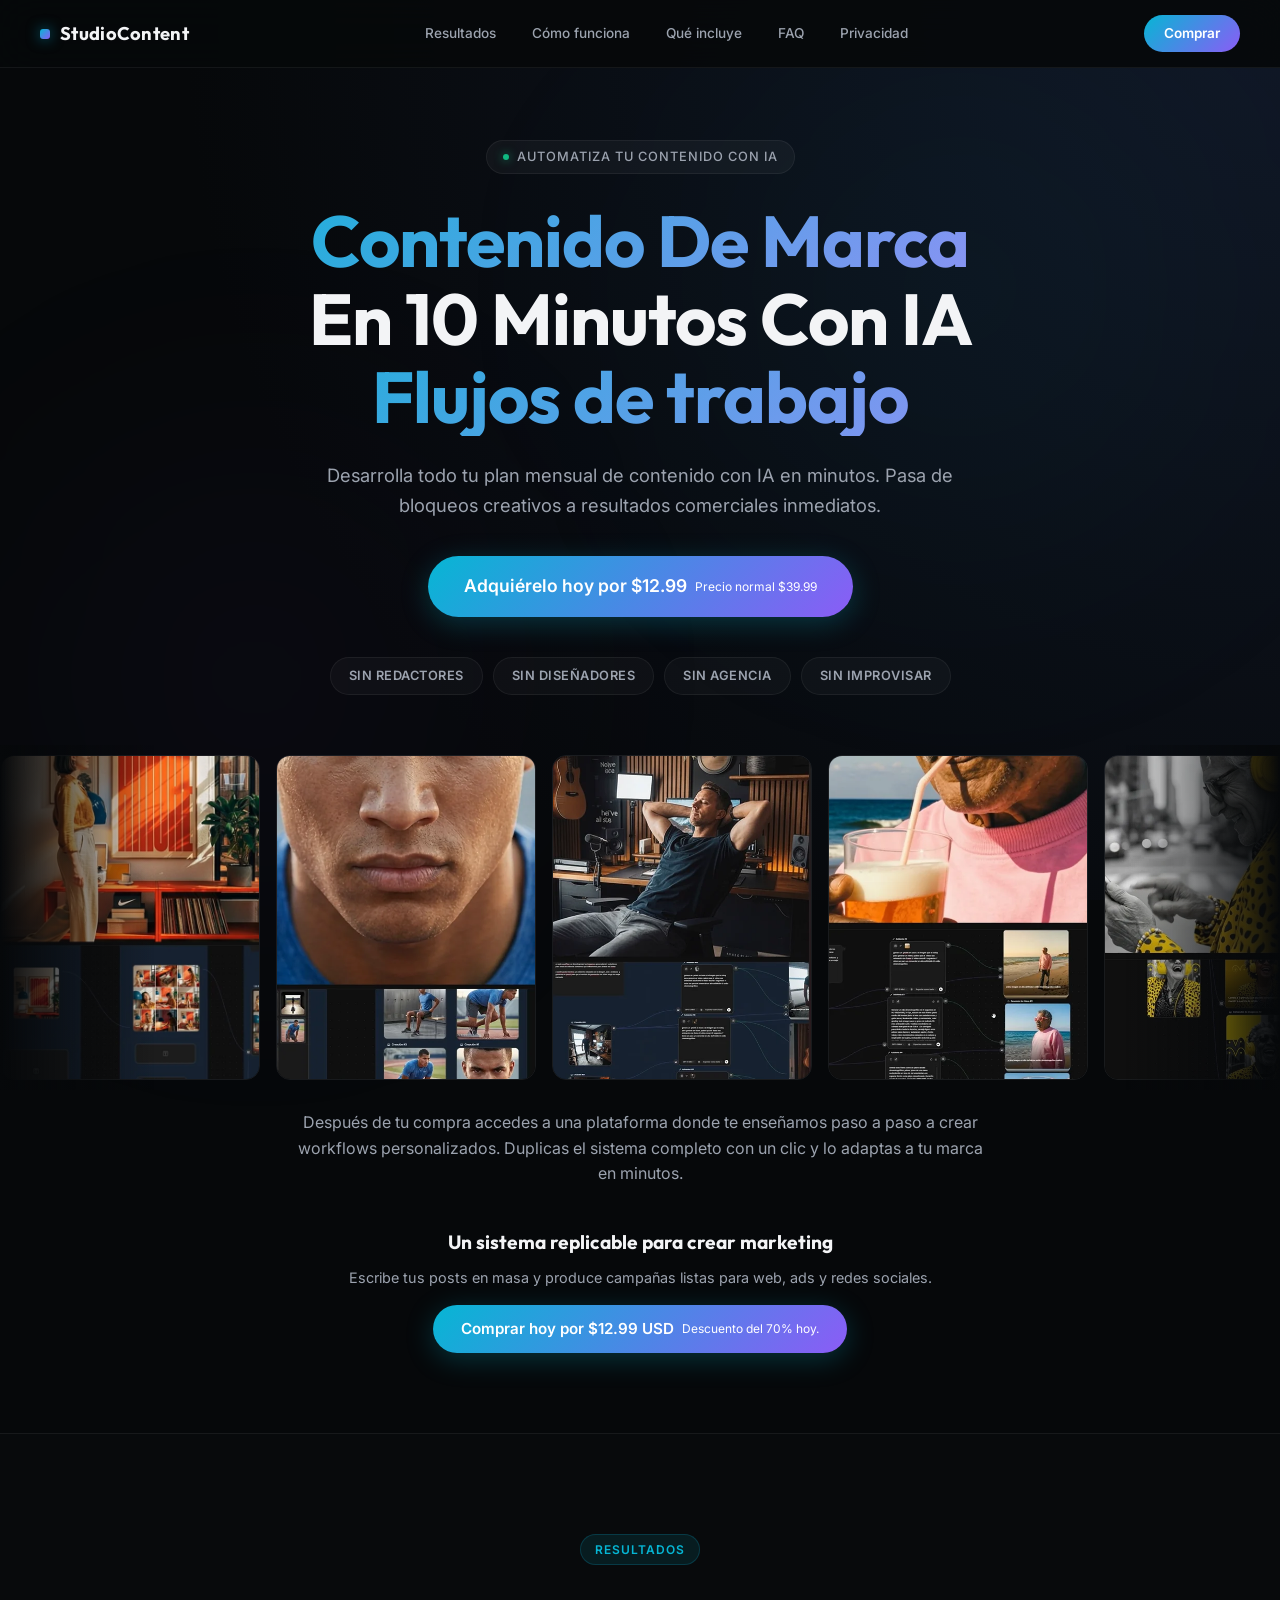
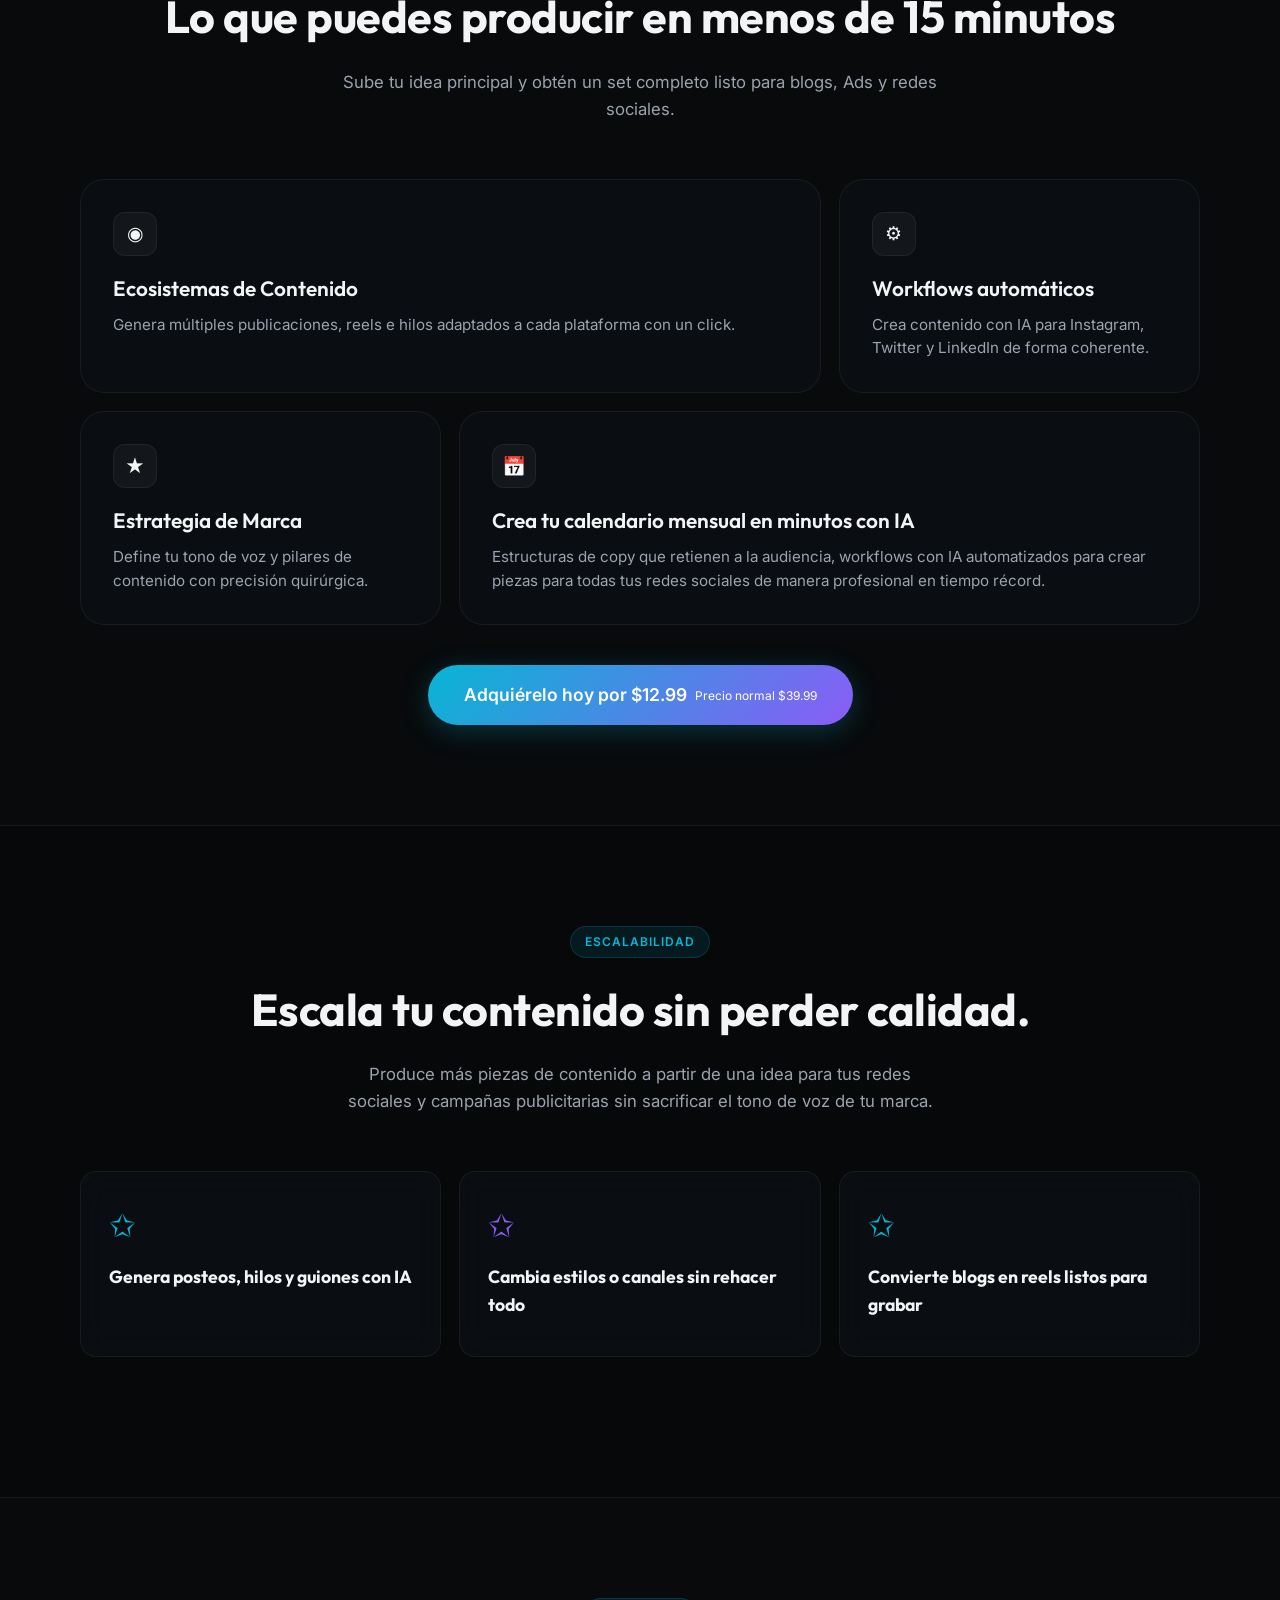
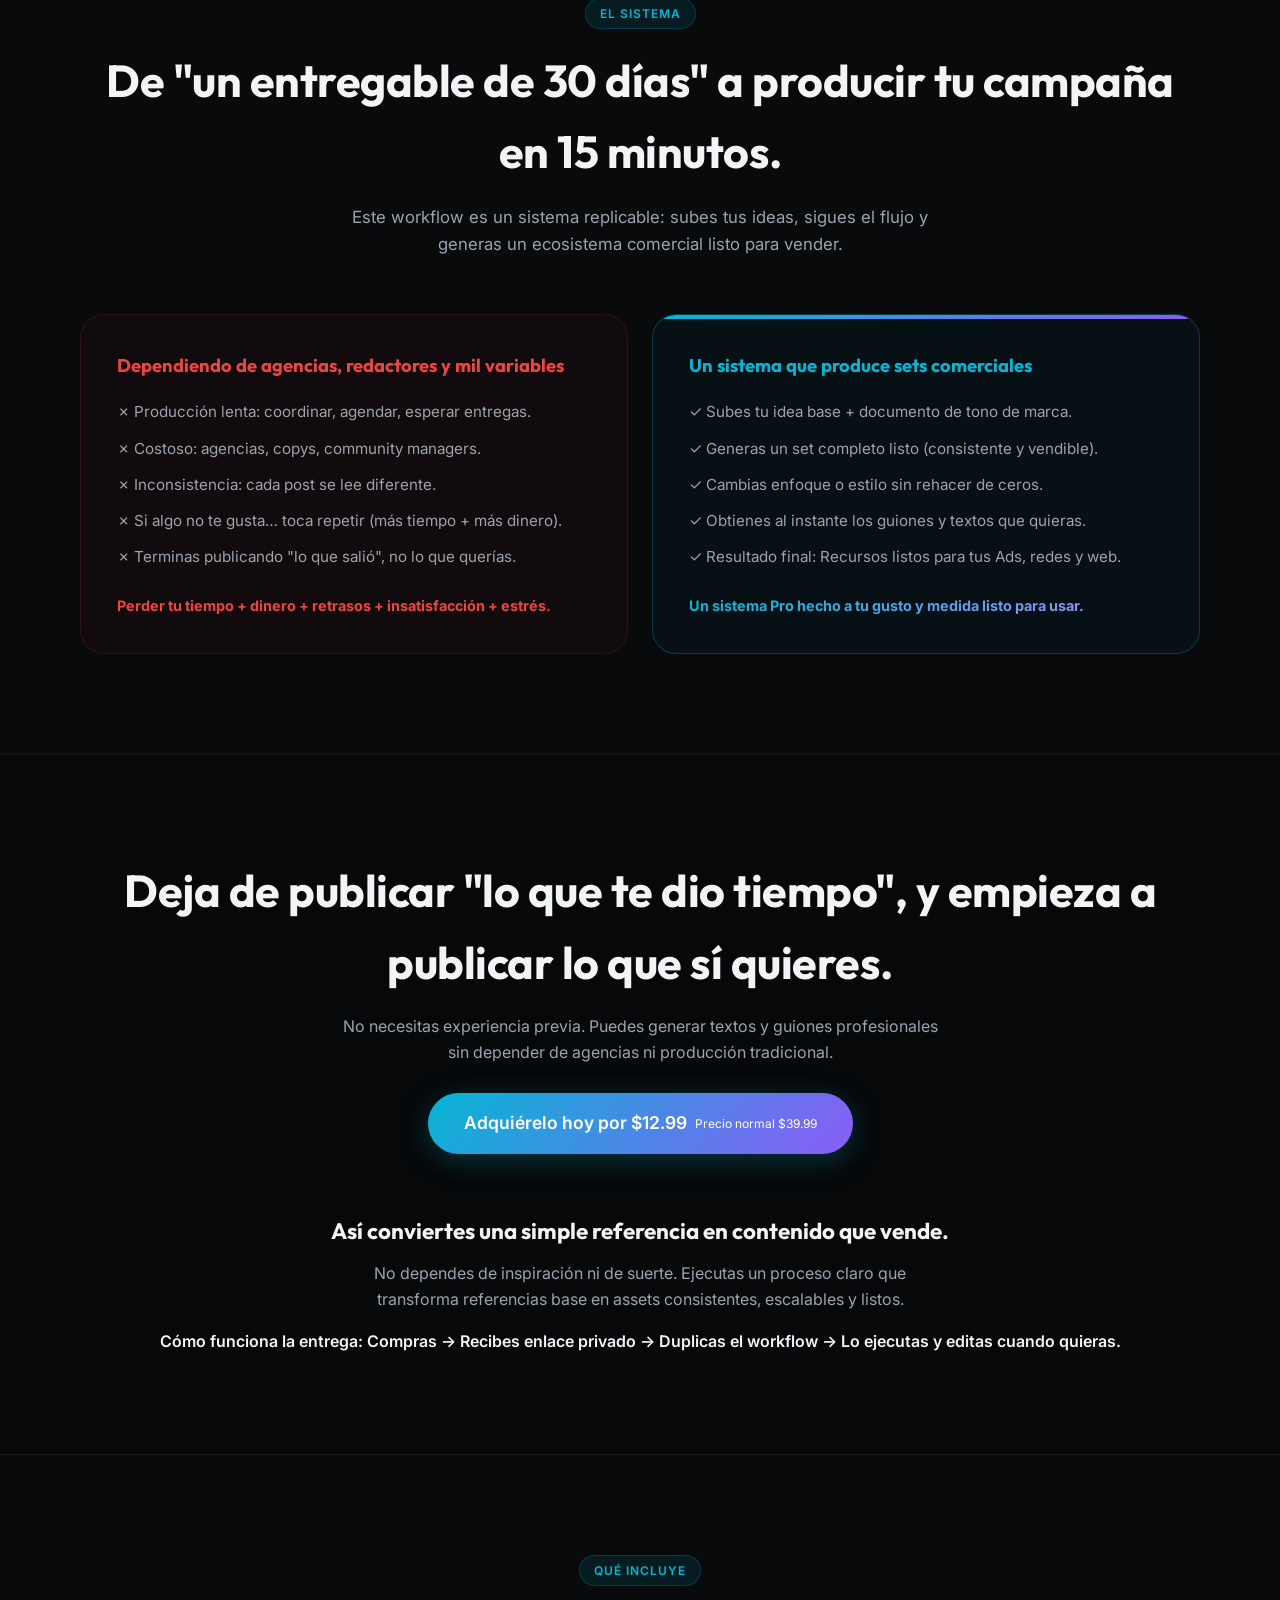
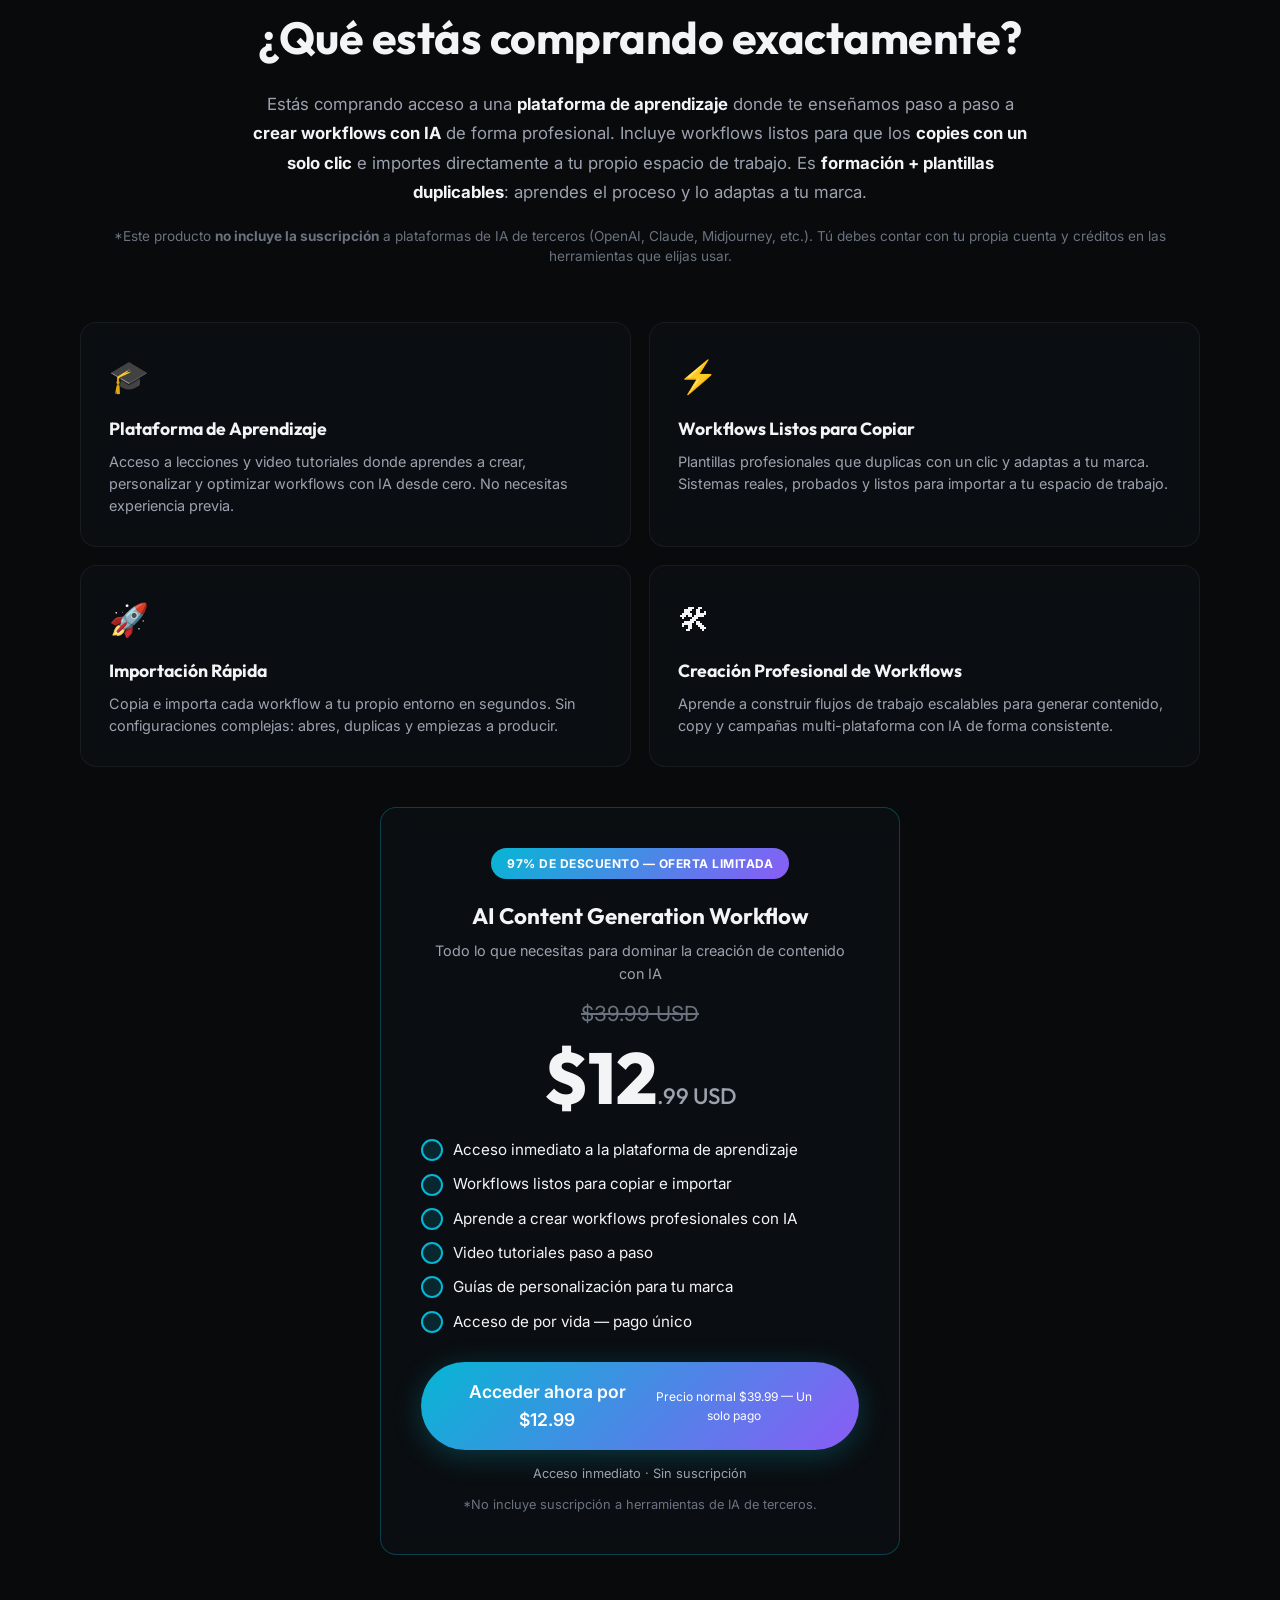
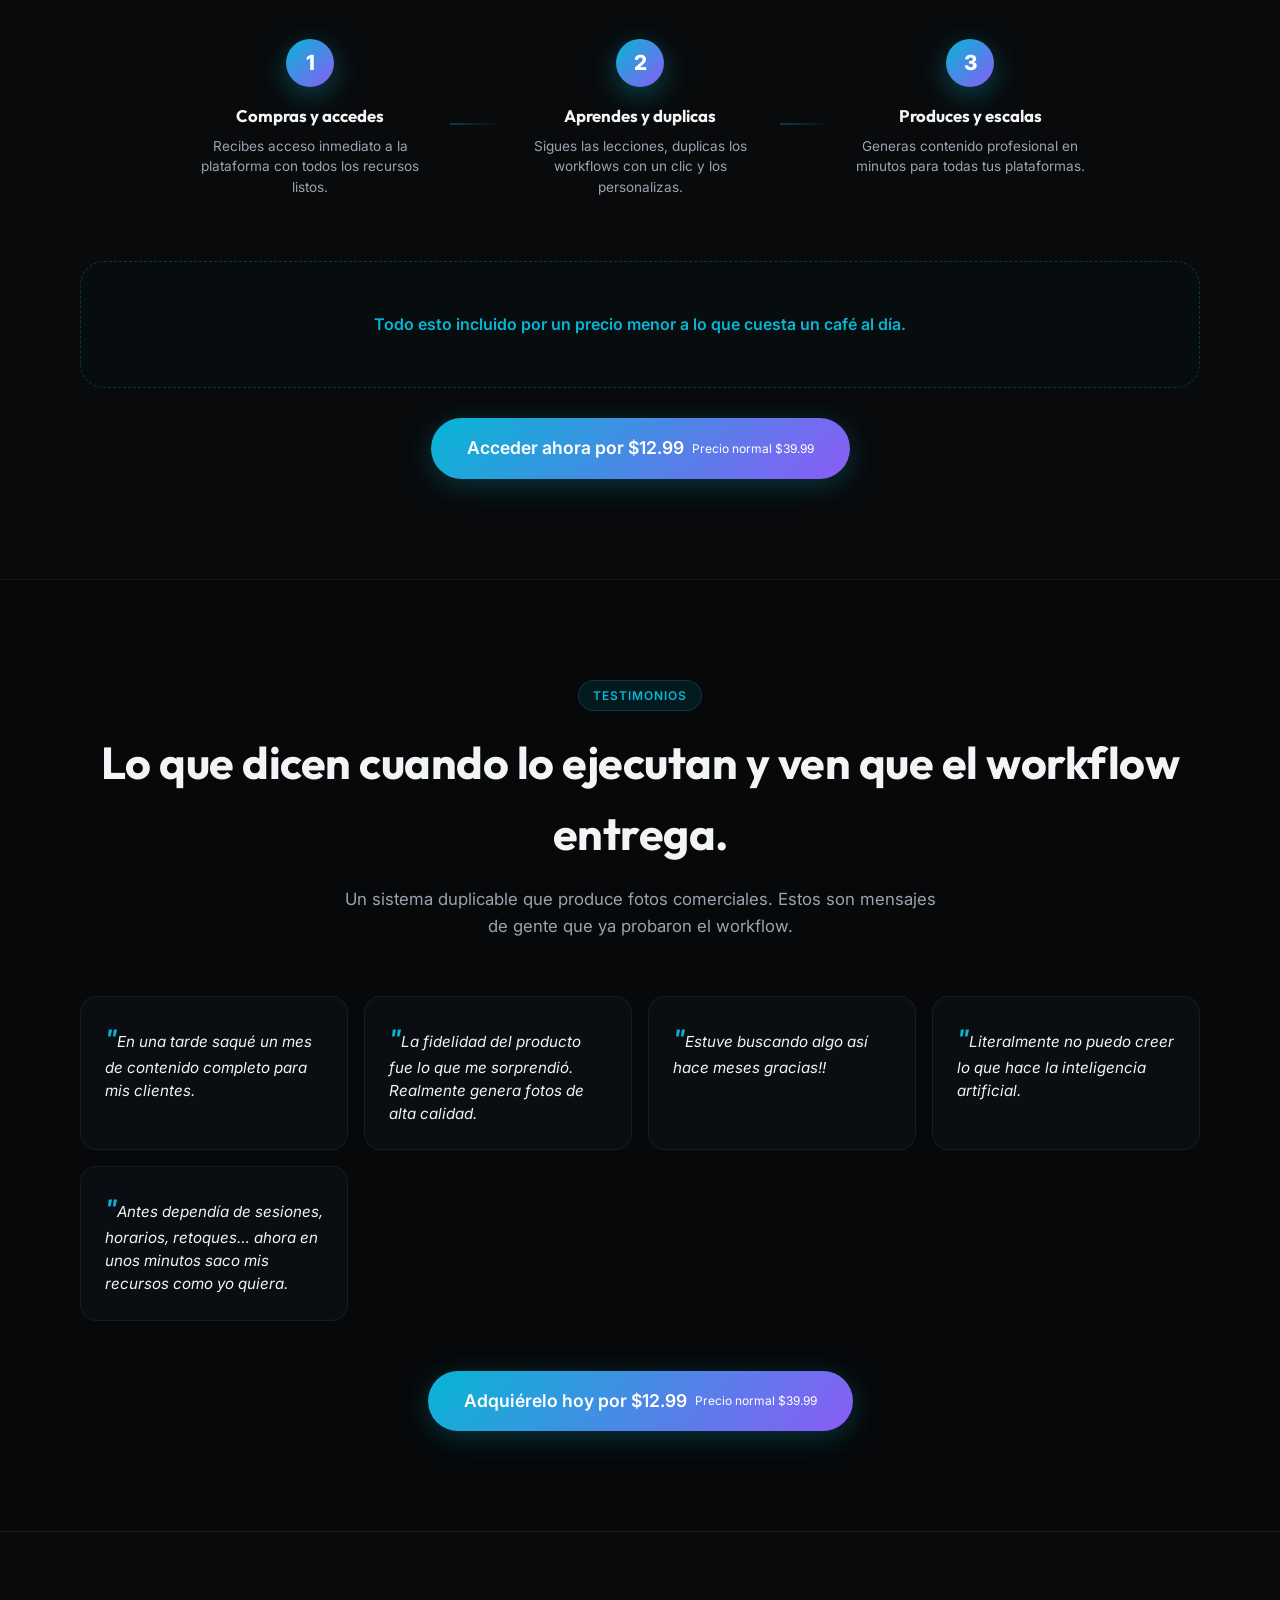
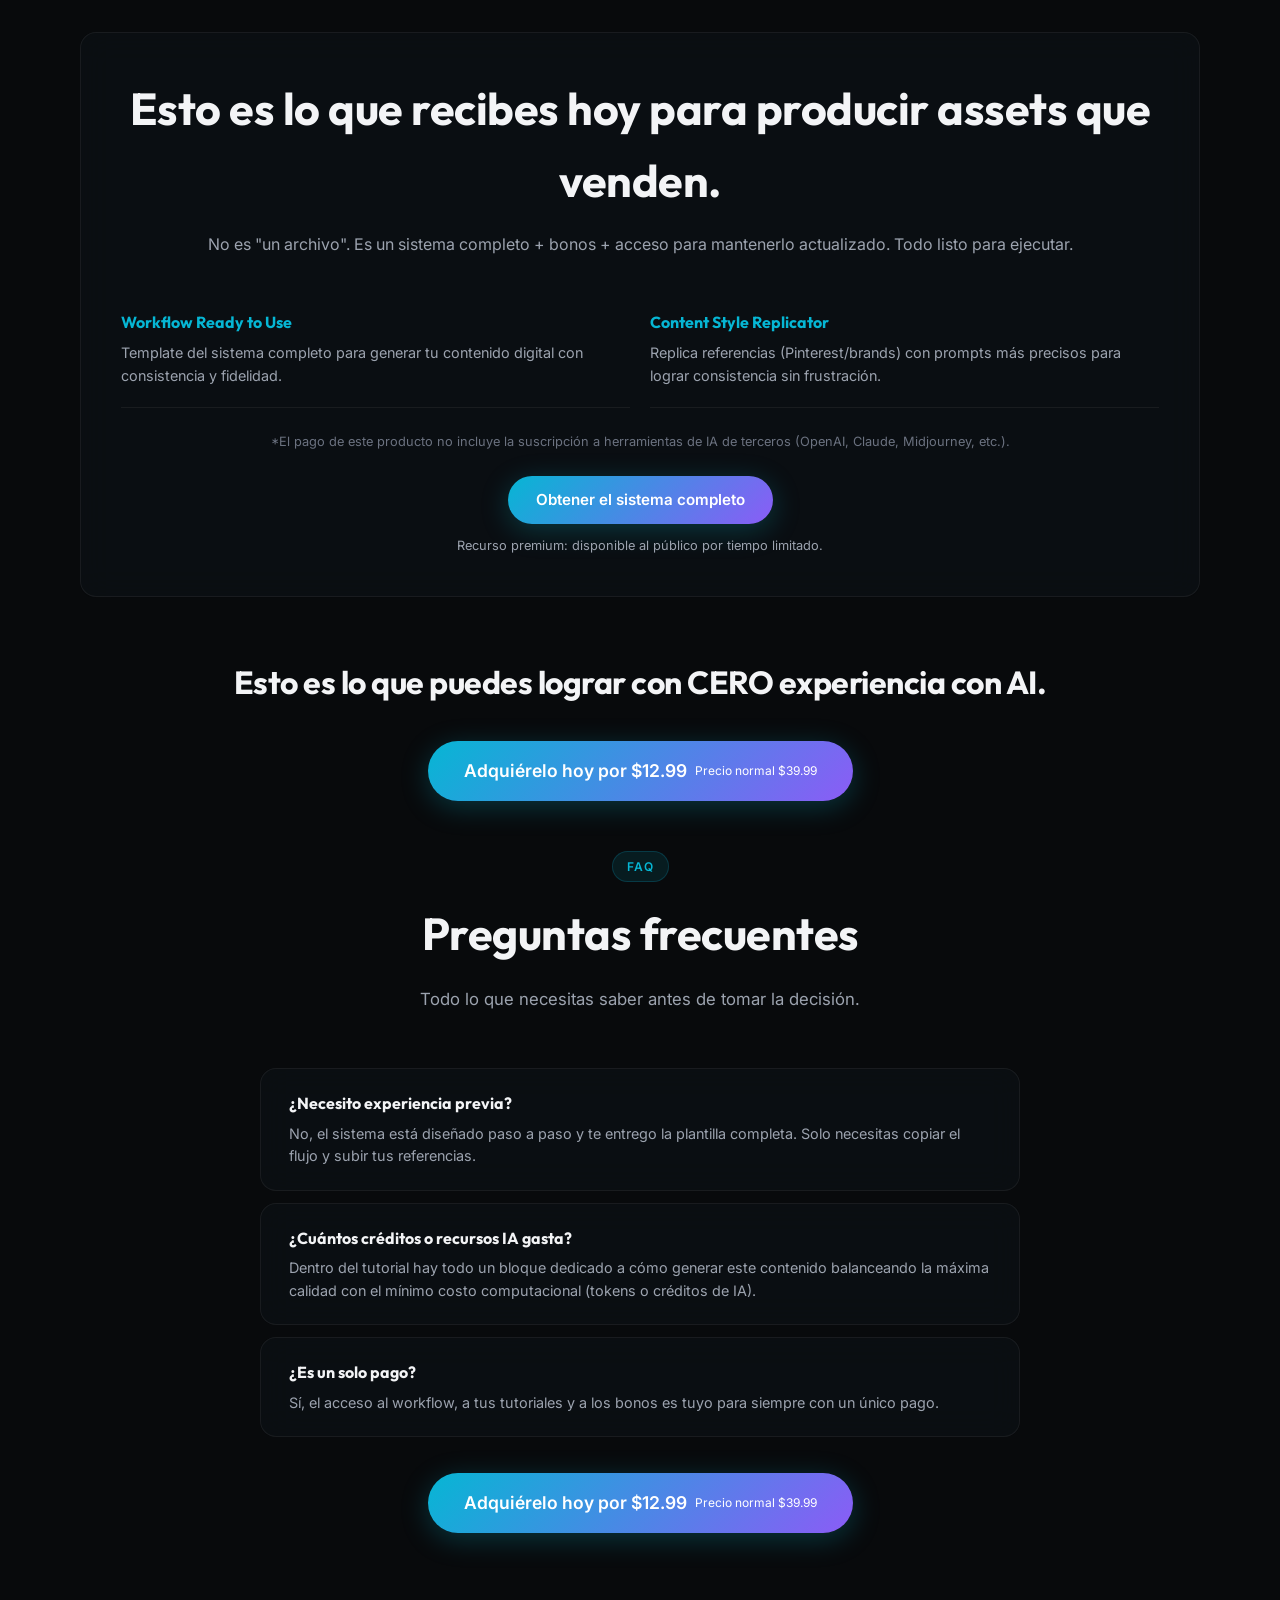
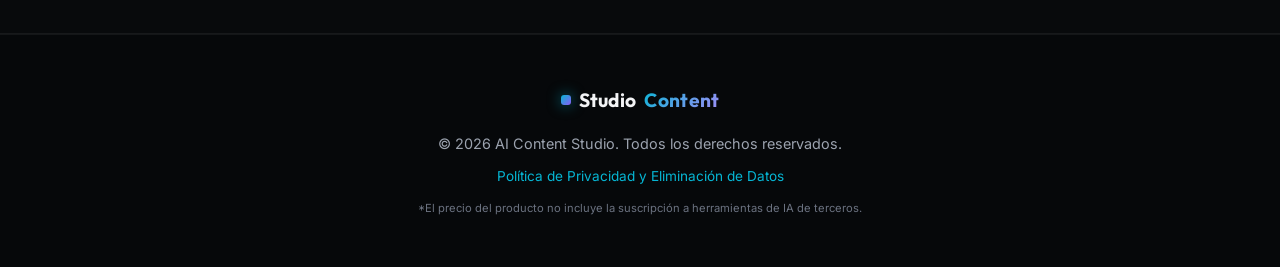
<file: index.html>
<!DOCTYPE html>
<html lang="es">

<head>
    <meta charset="UTF-8">
    <meta name="viewport" content="width=device-width, initial-scale=1.0">
    <title>AI Content Studio | El Workflow Definitivo de Generación de Contenido</title>
    <meta name="description" content="Genera artículos, redes sociales y guiones con IA en minutos. Workflow replicable.">
    <meta property="og:title" content="AI Content Studio | El Workflow Definitivo de Generación de Contenido">
    <meta property="og:description" content="Genera artículos, redes sociales y guiones con IA en minutos. Workflow replicable.">
    <meta property="og:type" content="product">
    <meta property="og:url" content="https://tu-dominio.com/">
    <meta property="og:image" content="https://tu-dominio.com/hero.webp">
    <meta property="og:image:width" content="1200">
    <meta property="og:image:height" content="630">
    <meta property="product:price:amount" content="12.99">
    <meta property="product:price:currency" content="USD">
    <meta name="twitter:card" content="summary_large_image">
    <meta name="twitter:title" content="AI Content Studio | El Workflow Definitivo de Generación de Contenido">
    <meta name="twitter:description" content="Genera artículos, redes sociales y guiones con IA en minutos.">
    <meta name="twitter:image" content="https://tu-dominio.com/hero.webp">
    <link rel="icon" type="image/png" href="hero.png">
    <link rel="preconnect" href="https://fonts.googleapis.com">
    <link rel="preconnect" href="https://fonts.gstatic.com" crossorigin>
    <link href="https://fonts.googleapis.com/css2?family=Outfit:wght@300;400;500;600;700;800&family=Inter:wght@300;400;500;600;700&display=swap" rel="stylesheet">

    <link rel="stylesheet" href="style.css">

    <!-- Meta Pixel Code -->
    <script>
        !function(f, b, e, v, n, t, s) {
            if (f.fbq) return;
            n = f.fbq = function() {
                n.callMethod ? n.callMethod.apply(n, arguments) : n.queue.push(arguments)
            };
            if (!f._fbq) f._fbq = n;
            n.push = n;
            n.loaded = !0;
            n.version = '2.0';
            n.queue = [];
            t = b.createElement(e);
            t.async = !0;
            t.src = v;
            s = b.getElementsByTagName(e)[0];
            s.parentNode.insertBefore(t, s)
        }(window, document, 'script', 'https://connect.facebook.net/en_US/fbevents.js');
        fbq('init', '1442973510807376');
        fbq('track', 'PageView');
    </script>
    <noscript><img height="1" width="1" style="display:none" src="https://www.facebook.com/tr?id=1442973510807376&ev=PageView&noscript=1"/></noscript>

    <script type="application/ld+json">
    {
        "@context": "https://schema.org",
        "@type": "Product",
        "name": "AI Content Generation Workflow",
        "image": "https://tu-dominio.com/hero.webp",
        "description": "Genera artículos, redes sociales y guiones con IA en minutos. Workflow replicable.",
        "brand": {
            "@type": "Brand",
            "name": "StudioContent"
        },
        "offers": {
            "@type": "Offer",
            "url": "https://studiocontent-2.myshopify.com/checkouts/cn/hWNBkks9FLQfvspWNMtIeaUk/es-cl",
            "price": "12.99",
            "priceCurrency": "USD",
            "availability": "https://schema.org/InStock"
        }
    }
    </script>
</head>

<body>

    <div class="ambient-bg"></div>

    <!-- NAVBAR -->
    <nav class="navbar" id="navbar">
        <div class="nav-brand">
            <div class="nav-logo-dot"></div>
            <span class="nav-title">StudioContent</span>
        </div>
        <ul class="nav-links" id="nav-links">
            <li><a href="#resultados">Resultados</a></li>
            <li><a href="#como-funciona">Cómo funciona</a></li>
            <li><a href="#incluye">Qué incluye</a></li>
            <li><a href="#faq">FAQ</a></li>
            <li><a href="privacidad.html">Privacidad</a></li>
        </ul>
        <a href="https://studiocontent-2.myshopify.com/checkouts/cn/hWNBkks9FLQfvspWNMtIeaUk/es-cl" target="_blank" class="nav-cta">Comprar</a>
        <button class="menu-toggle" id="menu-toggle" aria-label="Menu">&#9776;</button>
    </nav>

    <main>
        <!-- HERO -->
        <section class="hero reveal">
            <div class="container">
                <div class="hero-badge"><span class="live-dot"></span> automatiza tu contenido con ia</div>
                <h1 class="hero-title">
                    <span class="line accent">Contenido De Marca</span>
                    <span class="line">En 10 Minutos Con IA</span>
                    <span class="line accent">Flujos de trabajo</span>
                </h1>
                <p class="hero-subtitle">Desarrolla todo tu plan mensual de contenido con IA en minutos. Pasa de bloqueos creativos a resultados comerciales inmediatos.</p>
                <div class="hero-actions">
                    <a href="#comprar" class="btn btn-primary btn-lg">Adquiérelo hoy por $12.99<br><small style="font-size:0.75rem;font-weight:400">Precio normal $39.99</small></a>
                </div>
                <div class="hero-pills">
                    <span class="hero-pill">SIN REDACTORES</span>
                    <span class="hero-pill">SIN DISEÑADORES</span>
                    <span class="hero-pill">SIN AGENCIA</span>
                    <span class="hero-pill">SIN IMPROVISAR</span>
                </div>

                <!-- Marquee -->
                <div class="marquee-wrap">
                    <div class="marquee-fade left"></div>
                    <div class="marquee-fade right"></div>
                    <div class="marquee-track">
                        <div class="marquee-item"><picture><source srcset="img1.webp" type="image/webp"><img src="img1.png" alt="Creativo AI 1" loading="lazy"></picture></div>
                        <div class="marquee-item"><picture><source srcset="img2.webp" type="image/webp"><img src="img2.png" alt="Creativo AI 2" loading="lazy"></picture></div>
                        <div class="marquee-item"><picture><source srcset="img3.webp" type="image/webp"><img src="img3.png" alt="Creativo AI 3" loading="lazy"></picture></div>
                        <div class="marquee-item"><picture><source srcset="img4.webp" type="image/webp"><img src="img4.png" alt="Creativo AI 4" loading="lazy"></picture></div>
                        <div class="marquee-item"><picture><source srcset="img5.webp" type="image/webp"><img src="img5.png" alt="Creativo AI 5" loading="lazy"></picture></div>
                        <div class="marquee-item"><picture><source srcset="img6.webp" type="image/webp"><img src="img6.png" alt="Creativo AI 6" loading="lazy"></picture></div>
                        <div class="marquee-item"><picture><source srcset="img1.webp" type="image/webp"><img src="img1.png" alt="Creativo AI 1" loading="lazy"></picture></div>
                        <div class="marquee-item"><picture><source srcset="img2.webp" type="image/webp"><img src="img2.png" alt="Creativo AI 2" loading="lazy"></picture></div>
                        <div class="marquee-item"><picture><source srcset="img3.webp" type="image/webp"><img src="img3.png" alt="Creativo AI 3" loading="lazy"></picture></div>
                        <div class="marquee-item"><picture><source srcset="img4.webp" type="image/webp"><img src="img4.png" alt="Creativo AI 4" loading="lazy"></picture></div>
                        <div class="marquee-item"><picture><source srcset="img5.webp" type="image/webp"><img src="img5.png" alt="Creativo AI 5" loading="lazy"></picture></div>
                        <div class="marquee-item"><picture><source srcset="img6.webp" type="image/webp"><img src="img6.png" alt="Creativo AI 6" loading="lazy"></picture></div>
                    </div>
                </div>

                <p style="font-size:1rem;color:var(--text-secondary);max-width:700px;margin:20px auto 0;">Después de tu compra accedes a una plataforma donde te enseñamos paso a paso a crear workflows personalizados. Duplicas el sistema completo con un clic y lo adaptas a tu marca en minutos.</p>

                <div style="margin-top:40px;text-align:center;">
                    <h3 style="font-family:var(--font-heading);font-size:1.2rem;margin-bottom:8px;">Un sistema replicable para crear marketing</h3>
                    <p style="color:var(--text-secondary);font-size:0.9rem;">Escribe tus posts en masa y produce campañas listas para web, ads y redes sociales.</p>
                    <a href="#comprar" class="btn btn-primary" style="margin-top:16px;">Comprar hoy por $12.99 USD<br><small style="font-size:0.75rem;font-weight:400">Descuento del 70% hoy.</small></a>
                </div>
            </div>
        </section>

        <!-- RESULTADOS -->
        <section id="resultados" class="section-alt reveal">
            <div class="container">
                <div class="section-header">
                    <div class="section-tag">Resultados</div>
                    <h2 class="section-title">Lo que puedes producir en menos de 15 minutos</h2>
                    <p class="section-desc">Sube tu idea principal y obtén un set completo listo para blogs, Ads y redes sociales.</p>
                </div>

                <div class="bento-grid">
                    <div class="bento-card span-2">
                        <div class="bento-icon">&#9673;</div>
                        <h3>Ecosistemas de Contenido</h3>
                        <p>Genera múltiples publicaciones, reels e hilos adaptados a cada plataforma con un click.</p>
                    </div>
                    <div class="bento-card">
                        <div class="bento-icon">&#9881;</div>
                        <h3>Workflows automáticos</h3>
                        <p>Crea contenido con IA para Instagram, Twitter y LinkedIn de forma coherente.</p>
                    </div>
                    <div class="bento-card">
                        <div class="bento-icon">&#9733;</div>
                        <h3>Estrategia de Marca</h3>
                        <p>Define tu tono de voz y pilares de contenido con precisión quirúrgica.</p>
                    </div>
                    <div class="bento-card span-2">
                        <div class="bento-icon">&#128197;</div>
                        <h3>Crea tu calendario mensual en minutos con IA</h3>
                        <p>Estructuras de copy que retienen a la audiencia, workflows con IA automatizados para crear piezas para todas tus redes sociales de manera profesional en tiempo récord.</p>
                    </div>
                </div>

                <div style="text-align:center;margin-top:40px;">
                    <a href="#comprar" class="btn btn-primary btn-lg">Adquiérelo hoy por $12.99<br><small style="font-size:0.75rem;font-weight:400">Precio normal $39.99</small></a>
                </div>
            </div>
        </section>

        <!-- ESCALA TU CONTENIDO -->
        <section class="reveal">
            <div class="container">
                <div class="section-header">
                    <div class="section-tag">Escalabilidad</div>
                    <h2 class="section-title">Escala tu contenido sin perder calidad.</h2>
                    <p class="section-desc">Produce más piezas de contenido a partir de una idea para tus redes sociales y campañas publicitarias sin sacrificar el tono de voz de tu marca.</p>
                </div>
                <div class="value-grid" style="grid-template-columns: repeat(auto-fit, minmax(280px, 1fr));">
                    <div class="glass value-card">
                        <div class="icon" style="color:var(--accent-cyan);">&#10025;</div>
                        <h4>Genera posteos, hilos y guiones con IA</h4>
                    </div>
                    <div class="glass value-card">
                        <div class="icon" style="color:var(--accent-purple);">&#10025;</div>
                        <h4>Cambia estilos o canales sin rehacer todo</h4>
                    </div>
                    <div class="glass value-card">
                        <div class="icon" style="color:var(--accent-cyan);">&#10025;</div>
                        <h4>Convierte blogs en reels listos para grabar</h4>
                    </div>
                </div>
            </div>
        </section>

        <!-- COMPARATIVA -->
        <section id="como-funciona" class="section-alt reveal">
            <div class="container">
                <div class="section-header">
                    <div class="section-tag">El sistema</div>
                    <h2 class="section-title">De "un entregable de 30 días" a producir tu campaña en 15 minutos.</h2>
                    <p class="section-desc">Este workflow es un sistema replicable: subes tus ideas, sigues el flujo y generas un ecosistema comercial listo para vender.</p>
                </div>

                <div class="comparison-grid">
                    <div class="comparison-card bad">
                        <h3 style="color:#ef4444;">Dependiendo de agencias, redactores y mil variables</h3>
                        <ul>
                            <li>&#10007; Producción lenta: coordinar, agendar, esperar entregas.</li>
                            <li>&#10007; Costoso: agencias, copys, community managers.</li>
                            <li>&#10007; Inconsistencia: cada post se lee diferente.</li>
                            <li>&#10007; Si algo no te gusta… toca repetir (más tiempo + más dinero).</li>
                            <li>&#10007; Terminas publicando "lo que salió", no lo que querías.</li>
                        </ul>
                        <p class="conclusion" style="color:#ef4444;">Perder tu tiempo + dinero + retrasos + insatisfacción + estrés.</p>
                    </div>
                    <div class="comparison-card good">
                        <h3 style="color:var(--accent-cyan);">Un sistema que produce sets comerciales</h3>
                        <ul>
                            <li>&#10003; Subes tu idea base + documento de tono de marca.</li>
                            <li>&#10003; Generas un set completo listo (consistente y vendible).</li>
                            <li>&#10003; Cambias enfoque o estilo sin rehacer de ceros.</li>
                            <li>&#10003; Obtienes al instante los guiones y textos que quieras.</li>
                            <li>&#10003; Resultado final: Recursos listos para tus Ads, redes y web.</li>
                        </ul>
                        <p class="conclusion gradient-text">Un sistema Pro hecho a tu gusto y medida listo para usar.</p>
                    </div>
                </div>
            </div>
        </section>

        <!-- CTA MEDIO -->
        <section class="reveal" style="text-align:center;">
            <div class="container">
                <h2 class="section-title" style="margin-bottom:16px;">Deja de publicar "lo que te dio tiempo", y empieza a publicar lo que sí quieres.</h2>
                <p style="color:var(--text-secondary);max-width:600px;margin:0 auto 28px;">No necesitas experiencia previa. Puedes generar textos y guiones profesionales sin depender de agencias ni producción tradicional.</p>
                <a href="#comprar" class="btn btn-primary btn-lg">Adquiérelo hoy por $12.99<br><small style="font-size:0.75rem;font-weight:400">Precio normal $39.99</small></a>

                <h3 style="font-family:var(--font-heading);font-size:1.4rem;margin-top:60px;">Así conviertes una simple referencia en contenido que vende.</h3>
                <p style="color:var(--text-secondary);max-width:600px;margin:12px auto;">No dependes de inspiración ni de suerte. Ejecutas un proceso claro que transforma referencias base en assets consistentes, escalables y listos.</p>
                <p style="font-weight:600;margin-top:16px;">Cómo funciona la entrega: Compras &rarr; Recibes enlace privado &rarr; Duplicas el workflow &rarr; Lo ejecutas y editas cuando quieras.</p>
            </div>
        </section>

        <!-- QUE INCLUYE -->
        <section id="incluye" class="section-alt reveal">
            <div class="container">
                <div class="section-header">
                    <div class="section-tag">Qué incluye</div>
                    <h2 class="section-title">¿Qué estás comprando exactamente?</h2>
                    <p style="color:var(--text-secondary);max-width:780px;margin:0 auto;font-size:1.05rem;line-height:1.75;">
                        Estás comprando acceso a una <strong style="color:var(--text-primary);">plataforma de aprendizaje</strong> donde te enseñamos paso a paso a <strong style="color:var(--text-primary);">crear workflows con IA</strong> de forma profesional.
                        Incluye workflows listos para que los <strong style="color:var(--text-primary);">copies con un solo clic</strong> e importes directamente a tu propio espacio de trabajo.
                        Es <strong style="color:var(--text-primary);">formación + plantillas duplicables</strong>: aprendes el proceso y lo adaptas a tu marca.
                    </p>
                    <p class="disclaimer-muted" style="margin-top:18px;font-size:0.85rem;">
                        *Este producto <strong>no incluye la suscripción</strong> a plataformas de IA de terceros (OpenAI, Claude, Midjourney, etc.). Tú debes contar con tu propia cuenta y créditos en las herramientas que elijas usar.
                    </p>
                </div>

                <div class="value-grid">
                    <div class="glass value-card">
                        <div class="icon">&#127891;</div>
                        <h4>Plataforma de Aprendizaje</h4>
                        <p>Acceso a lecciones y video tutoriales donde aprendes a crear, personalizar y optimizar workflows con IA desde cero. No necesitas experiencia previa.</p>
                    </div>
                    <div class="glass value-card">
                        <div class="icon">&#9889;</div>
                        <h4>Workflows Listos para Copiar</h4>
                        <p>Plantillas profesionales que duplicas con un clic y adaptas a tu marca. Sistemas reales, probados y listos para importar a tu espacio de trabajo.</p>
                    </div>
                    <div class="glass value-card">
                        <div class="icon">&#128640;</div>
                        <h4>Importación Rápida</h4>
                        <p>Copia e importa cada workflow a tu propio entorno en segundos. Sin configuraciones complejas: abres, duplicas y empiezas a producir.</p>
                    </div>
                    <div class="glass value-card">
                        <div class="icon">&#128736;</div>
                        <h4>Creación Profesional de Workflows</h4>
                        <p>Aprende a construir flujos de trabajo escalables para generar contenido, copy y campañas multi-plataforma con IA de forma consistente.</p>
                    </div>
                </div>

                <!-- PRICING -->
                <div id="comprar" class="glass pricing-card">
                    <div class="pricing-badge">97% DE DESCUENTO — OFERTA LIMITADA</div>
                    <h3 style="font-family:var(--font-heading);font-size:1.4rem;margin-bottom:4px;">AI Content Generation Workflow</h3>
                    <p style="color:var(--text-secondary);font-size:0.9rem;margin-bottom:12px;">Todo lo que necesitas para dominar la creación de contenido con IA</p>
                    <div class="old-price">$39.99 USD</div>
                    <div class="price">$12<small>.99 USD</small></div>
                    <ul class="features-list">
                        <li>Acceso inmediato a la plataforma de aprendizaje</li>
                        <li>Workflows listos para copiar e importar</li>
                        <li>Aprende a crear workflows profesionales con IA</li>
                        <li>Video tutoriales paso a paso</li>
                        <li>Guías de personalización para tu marca</li>
                        <li>Acceso de por vida — pago único</li>
                    </ul>
                    <a href="https://studiocontent-2.myshopify.com/checkouts/cn/hWNBkks9FLQfvspWNMtIeaUk/es-cl" target="_blank" class="btn btn-primary btn-lg" style="width:100%;">Acceder ahora por $12.99<br><small style="font-size:0.75rem;font-weight:400">Precio normal $39.99 — Un solo pago</small></a>
                    <p style="font-size:0.8rem;margin-top:14px;color:var(--text-secondary);">Acceso inmediato · Sin suscripción</p>
                    <p class="disclaimer-muted" style="margin-top:10px;">*No incluye suscripción a herramientas de IA de terceros.</p>
                </div>

                <!-- STEPS -->
                <div class="steps-row">
                    <div class="step-item">
                        <div class="step-number">1</div>
                        <h4>Compras y accedes</h4>
                        <p>Recibes acceso inmediato a la plataforma con todos los recursos listos.</p>
                    </div>
                    <div class="step-divider"></div>
                    <div class="step-item">
                        <div class="step-number">2</div>
                        <h4>Aprendes y duplicas</h4>
                        <p>Sigues las lecciones, duplicas los workflows con un clic y los personalizas.</p>
                    </div>
                    <div class="step-divider"></div>
                    <div class="step-item">
                        <div class="step-number">3</div>
                        <h4>Produces y escalas</h4>
                        <p>Generas contenido profesional en minutos para todas tus plataformas.</p>
                    </div>
                </div>

                <div class="cta-banner">
                    <p>Todo esto incluido por un precio menor a lo que cuesta un café al día.</p>
                </div>

                <div style="text-align:center;">
                    <a href="#comprar" class="btn btn-primary btn-lg">Acceder ahora por $12.99<br><small style="font-size:0.75rem;font-weight:400">Precio normal $39.99</small></a>
                </div>
            </div>
        </section>

        <!-- TESTIMONIOS -->
        <section class="reveal">
            <div class="container">
                <div class="section-header">
                    <div class="section-tag">Testimonios</div>
                    <h2 class="section-title">Lo que dicen cuando lo ejecutan y ven que el workflow entrega.</h2>
                    <p class="section-desc">Un sistema duplicable que produce fotos comerciales. Estos son mensajes de gente que ya probaron el workflow.</p>
                </div>

                <div class="testimonials-grid">
                    <div class="glass testimonial-card"><p>En una tarde saqué un mes de contenido completo para mis clientes.</p></div>
                    <div class="glass testimonial-card"><p>La fidelidad del producto fue lo que me sorprendió. Realmente genera fotos de alta calidad.</p></div>
                    <div class="glass testimonial-card"><p>Estuve buscando algo así hace meses gracias!!</p></div>
                    <div class="glass testimonial-card"><p>Literalmente no puedo creer lo que hace la inteligencia artificial.</p></div>
                    <div class="glass testimonial-card"><p>Antes dependía de sesiones, horarios, retoques… ahora en unos minutos saco mis recursos como yo quiera.</p></div>
                </div>

                <div style="text-align:center;">
                    <a href="#comprar" class="btn btn-primary btn-lg">Adquiérelo hoy por $12.99<br><small style="font-size:0.75rem;font-weight:400">Precio normal $39.99</small></a>
                </div>
            </div>
        </section>

        <!-- RECAP + FAQ -->
        <section class="section-alt reveal">
            <div class="container">
                <div class="glass" style="padding:40px;margin-bottom:60px;">
                    <h2 class="section-title" style="text-align:center;">Esto es lo que recibes hoy para producir assets que venden.</h2>
                    <p style="text-align:center;color:var(--text-secondary);margin-bottom:32px;">No es "un archivo". Es un sistema completo + bonos + acceso para mantenerlo actualizado. Todo listo para ejecutar.</p>
                    <div class="recap-grid">
                        <div class="recap-item"><h4>Workflow Ready to Use</h4><p>Template del sistema completo para generar tu contenido digital con consistencia y fidelidad.</p></div>
                        <div class="recap-item"><h4>Content Style Replicator</h4><p>Replica referencias (Pinterest/brands) con prompts más precisos para lograr consistencia sin frustración.</p></div>
                    </div>
                    <p class="disclaimer-muted">*El pago de este producto no incluye la suscripción a herramientas de IA de terceros (OpenAI, Claude, Midjourney, etc.).</p>
                    <div style="text-align:center;margin-top:24px;">
                        <a href="#comprar" class="btn btn-primary">Obtener el sistema completo</a>
                        <p style="font-size:0.8rem;margin-top:12px;color:var(--text-secondary);">Recurso premium: disponible al público por tiempo limitado.</p>
                    </div>
                </div>

                <h2 class="section-title" style="text-align:center;font-size:2rem;margin-bottom:32px;">Esto es lo que puedes lograr con CERO experiencia con AI.</h2>
                <div style="text-align:center;margin-bottom:50px;">
                    <a href="#comprar" class="btn btn-primary btn-lg">Adquiérelo hoy por $12.99<br><small style="font-size:0.75rem;font-weight:400">Precio normal $39.99</small></a>
                </div>

                <!-- FAQ -->
                <div id="faq">
                    <div class="section-header">
                        <div class="section-tag">FAQ</div>
                        <h2 class="section-title">Preguntas frecuentes</h2>
                        <p class="section-desc">Todo lo que necesitas saber antes de tomar la decisión.</p>
                    </div>
                    <div class="faq-grid">
                        <div class="glass faq-item">
                            <h4>¿Necesito experiencia previa?</h4>
                            <p>No, el sistema está diseñado paso a paso y te entrego la plantilla completa. Solo necesitas copiar el flujo y subir tus referencias.</p>
                        </div>
                        <div class="glass faq-item">
                            <h4>¿Cuántos créditos o recursos IA gasta?</h4>
                            <p>Dentro del tutorial hay todo un bloque dedicado a cómo generar este contenido balanceando la máxima calidad con el mínimo costo computacional (tokens o créditos de IA).</p>
                        </div>
                        <div class="glass faq-item">
                            <h4>¿Es un solo pago?</h4>
                            <p>Sí, el acceso al workflow, a tus tutoriales y a los bonos es tuyo para siempre con un único pago.</p>
                        </div>
                    </div>
                    <div style="text-align:center;margin-top:36px;">
                        <a href="#comprar" class="btn btn-primary btn-lg">Adquiérelo hoy por $12.99<br><small style="font-size:0.75rem;font-weight:400">Precio normal $39.99</small></a>
                    </div>
                </div>
            </div>
        </section>
    
    <!-- CTA POPUP MODAL -->
    <div id="cta-modal" class="modal-overlay" aria-hidden="true">
        <div class="modal-content">
            <button class="modal-close" id="modal-close" aria-label="Cerrar">&times;</button>
            <div class="modal-badge">Oferta limitada</div>
            <h2 class="modal-title">Obtén el AI Content Workflow</h2>
            <p class="modal-subtitle">Todo el sistema para generar contenido con IA en minutos.</p>
            <div class="modal-price">
                <span class="old-price">$39.99 USD</span>
                <span class="current-price">$12.99 USD</span>
            </div>
            <ul class="modal-features">
                <li>Acceso inmediato a la plataforma de aprendizaje</li>
                <li>Workflows listos para copiar e importar</li>
                <li>Aprende a crear workflows profesionales con IA</li>
                <li>Acceso de por vida — pago único</li>
            </ul>
            <a id="modal-checkout" href="https://studiocontent-2.myshopify.com/checkouts/cn/hWNBkks9FLQfvspWNMtIeaUk/es-cl" target="_blank" class="btn btn-primary btn-lg modal-cta">Ir al checkout</a>
            <p class="modal-note">Pago seguro vía Shopify · Acceso inmediato</p>
            <p class="modal-disclaimer">*El precio no incluye la suscripción a herramientas de IA de terceros (OpenAI, Claude, etc.). Debes contar con tu propia cuenta.</p>
        </div>
    </div>
</main>

    <footer>
        <div class="container">
            <div class="footer-brand" style="display:flex;align-items:center;justify-content:center;gap:8px;">
                <div class="nav-logo-dot"></div>
                Studio<span class="gradient-text">Content</span>
            </div>
            <p style="color:var(--text-secondary);font-size:0.9rem;">&copy; 2026 AI Content Studio. Todos los derechos reservados.</p>
            <p style="margin-top:8px;">
                <a href="privacidad.html">Política de Privacidad y Eliminación de Datos</a>
            </p>
            <p class="disclaimer-muted" style="margin-top:12px;font-size:0.7rem;">*El precio del producto no incluye la suscripción a herramientas de IA de terceros.</p>
        </div>
    </footer>

    <script>
        // Navbar scroll effect
        const navbar = document.getElementById('navbar');
        window.addEventListener('scroll', () => {
            navbar.classList.toggle('scrolled', window.scrollY > 50);
        });

        // Mobile menu toggle
        const menuToggle = document.getElementById('menu-toggle');
        const navLinks = document.getElementById('nav-links');
        menuToggle.addEventListener('click', () => {
            navLinks.classList.toggle('open');
        });
        document.querySelectorAll('#nav-links a').forEach(link => {
            link.addEventListener('click', () => navLinks.classList.remove('open'));
        });

        // Scroll reveal
        const revealObserver = new IntersectionObserver((entries) => {
            entries.forEach(entry => {
                if (entry.isIntersecting) {
                    entry.target.classList.add('revealed');
                    revealObserver.unobserve(entry.target);
                }
            });
        }, { threshold: 0.08, rootMargin: '0px 0px -40px 0px' });

        document.querySelectorAll('.reveal').forEach(el => revealObserver.observe(el));

        // Checkout configuration
        const CHECKOUT_URL = 'https://studiocontent-2.myshopify.com/checkouts/cn/hWNBkks9FLQfvspWNMtIeaUk/es-cl';

        // CTA Popup Logic + Meta Pixel AddToCart
        const modal = document.getElementById('cta-modal');
        const modalClose = document.getElementById('modal-close');
        const modalCheckout = document.getElementById('modal-checkout');

        function openModal() {
            modal.classList.add('active');
            modal.setAttribute('aria-hidden', 'false');
            document.body.style.overflow = 'hidden';

            // Meta Pixel - AddToCart event
            if (typeof fbq === 'function') {
                fbq('track', 'AddToCart', {
                    content_name: 'AI Content Generation Workflow',
                    content_type: 'product',
                    content_ids: ['studiocontent-workflow-001'],
                    value: 12.99,
                    currency: 'USD'
                });
            }
        }

        function closeModal() {
            modal.classList.remove('active');
            modal.setAttribute('aria-hidden', 'true');
            document.body.style.overflow = '';
        }

        // Bind all CTA buttons to open modal instead of direct checkout
        document.querySelectorAll('a[href^="http"], a[href^="#comprar"]').forEach(link => {
            if (link.id === 'modal-checkout') return; // exclude modal checkout button
            const href = link.getAttribute('href') || '';
            const text = link.textContent.toLowerCase();
            const isCta = href.includes('checkouts') || href === '#comprar' || text.includes('comprar') || text.includes('adquirir') || text.includes('acceder') || text.includes('obtener');
            if (isCta) {
                link.addEventListener('click', function(e) {
                    e.preventDefault();
                    openModal();
                });
            }
        });

        modalClose.addEventListener('click', closeModal);
        modal.addEventListener('click', (e) => {
            if (e.target === modal) closeModal();
        });
        document.addEventListener('keydown', (e) => {
            if (e.key === 'Escape' && modal.classList.contains('active')) closeModal();
        });

        // Track InitiateCheckout when user clicks "Ir al checkout" inside modal
        modalCheckout.addEventListener('click', function() {
            if (typeof fbq === 'function') {
                fbq('track', 'InitiateCheckout', {
                    content_name: 'AI Content Generation Workflow',
                    content_type: 'product',
                    content_ids: ['studiocontent-workflow-001'],
                    value: 12.99,
                    currency: 'USD',
                    num_items: 1
                });
            }
        });

        // Smooth scroll for anchor links (exclude #comprar now handled by modal)
        document.querySelectorAll('a[href^="#"]').forEach(anchor => {
            anchor.addEventListener('click', function(e) {
                if (this.getAttribute('href') === '#comprar') return;
                e.preventDefault();
                const target = document.querySelector(this.getAttribute('href'));
                if (target) target.scrollIntoView({ behavior: 'smooth' });
            });
        });
    </script>
</body>

</html>
</file>
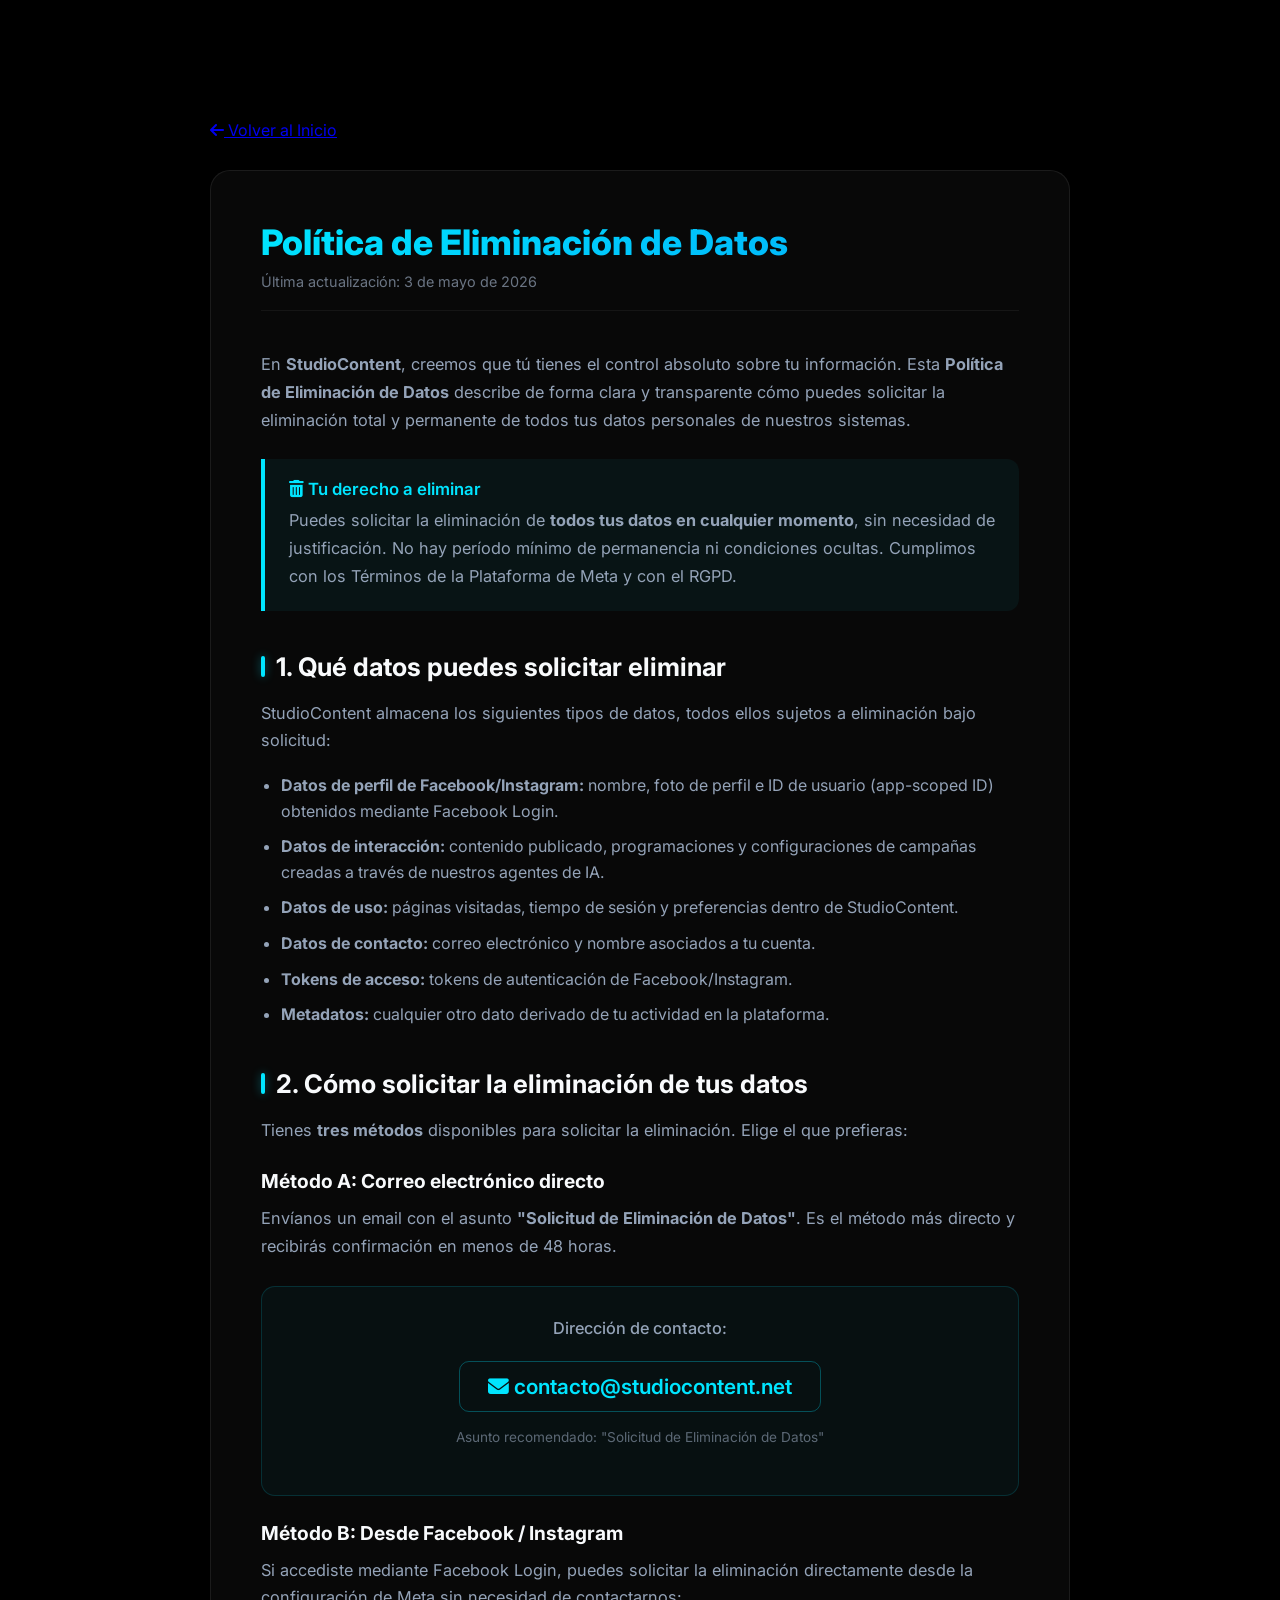
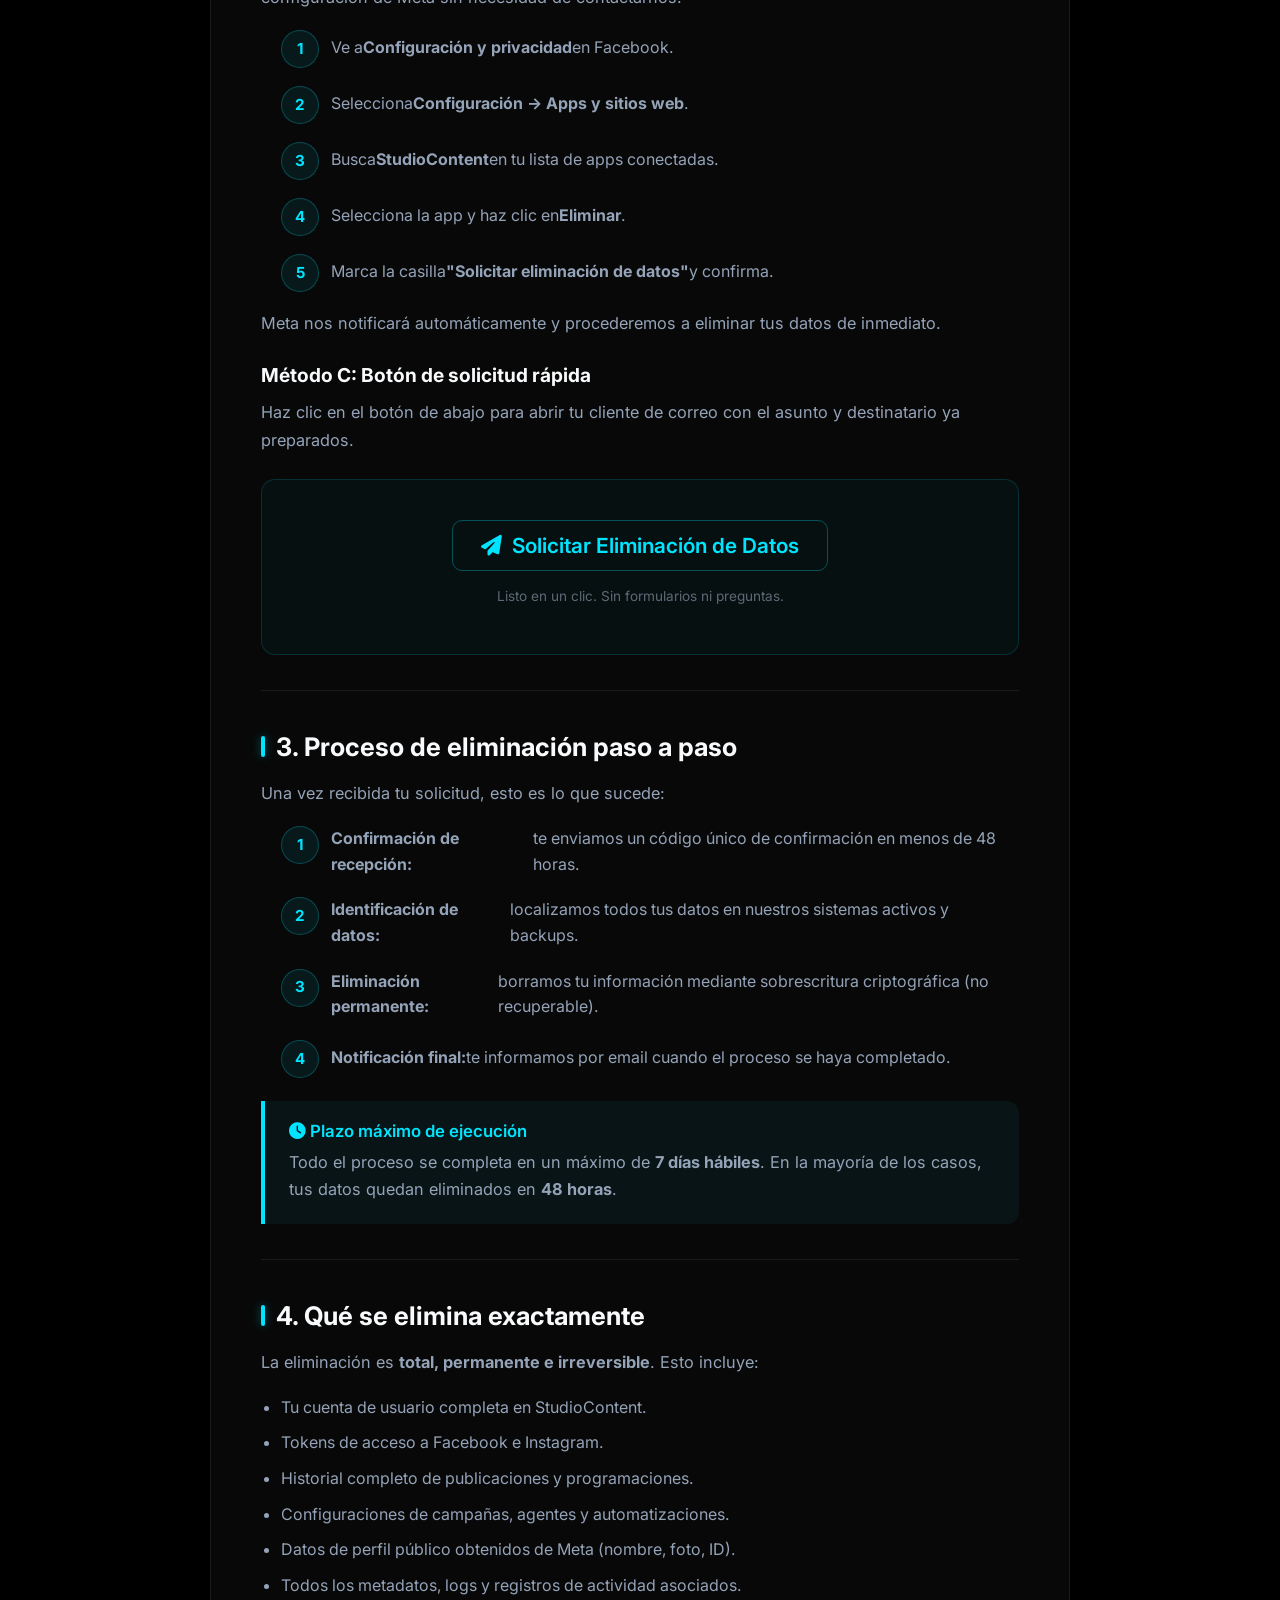
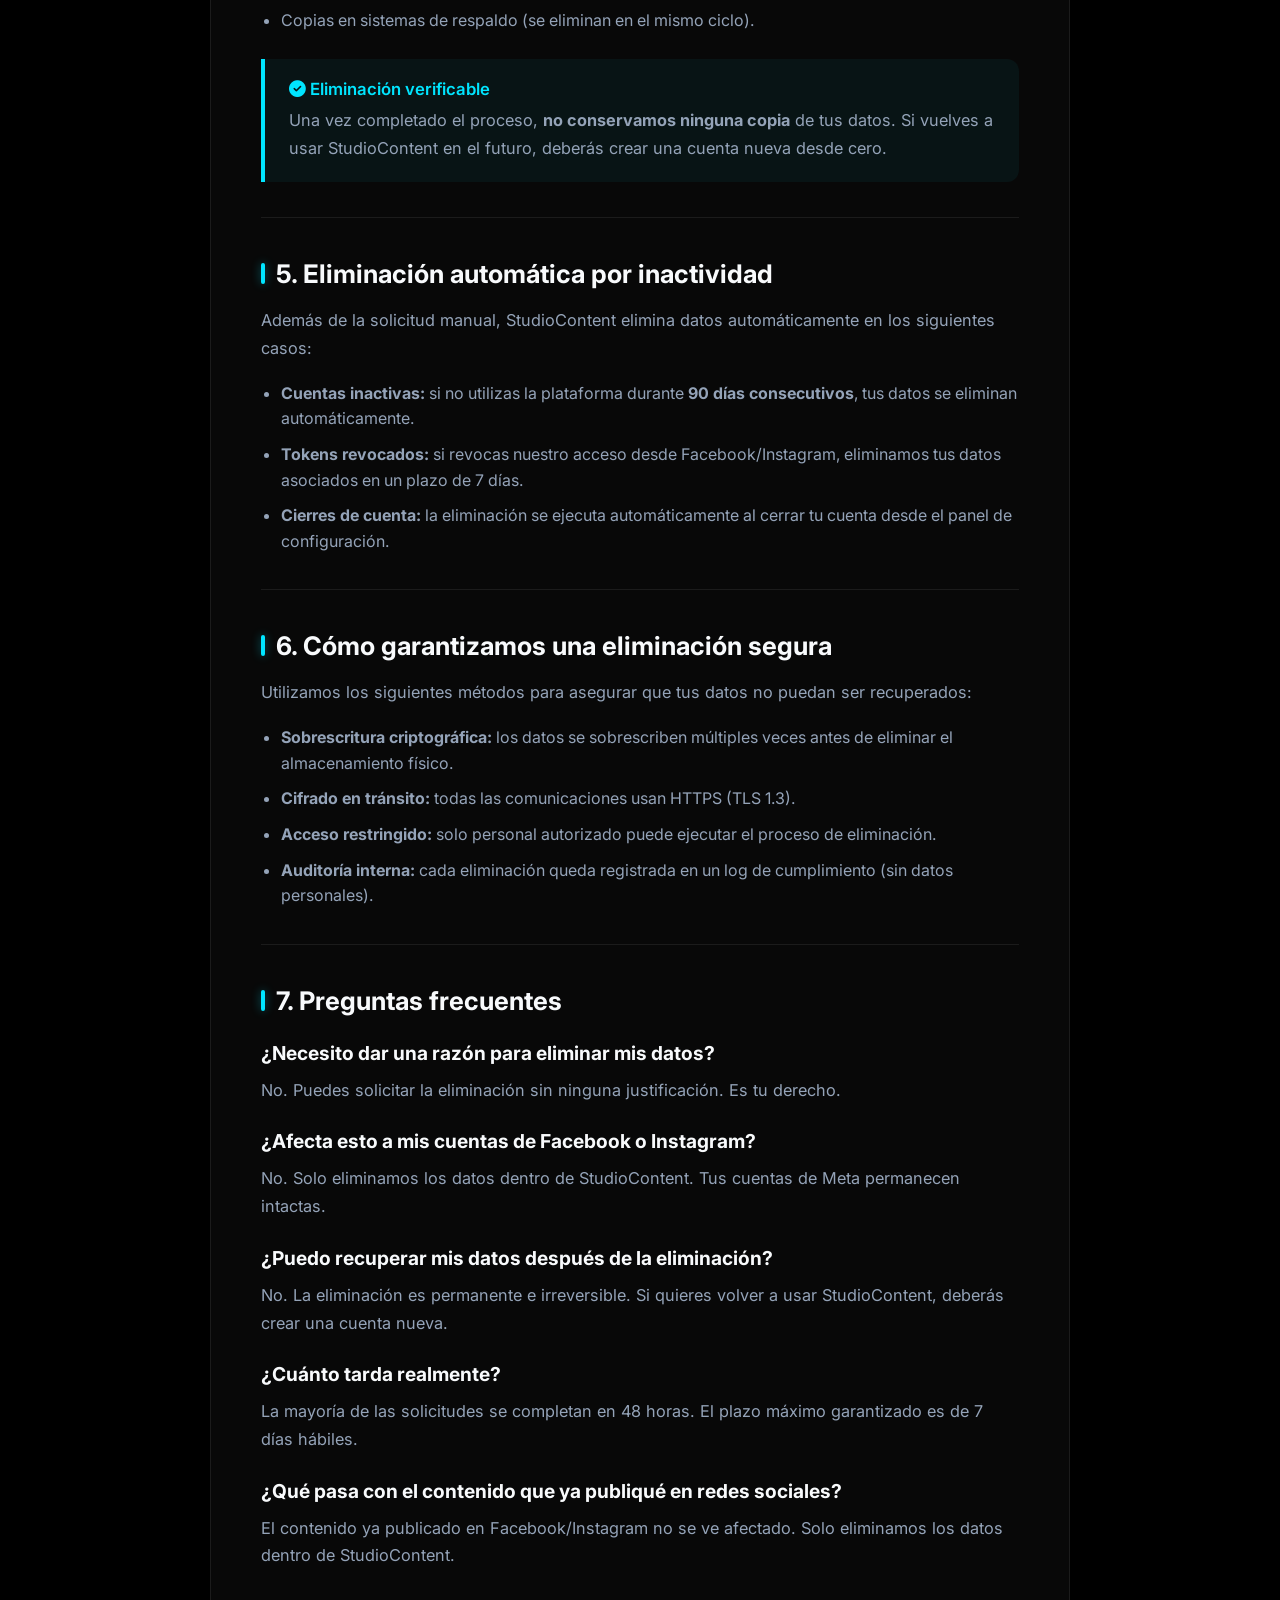
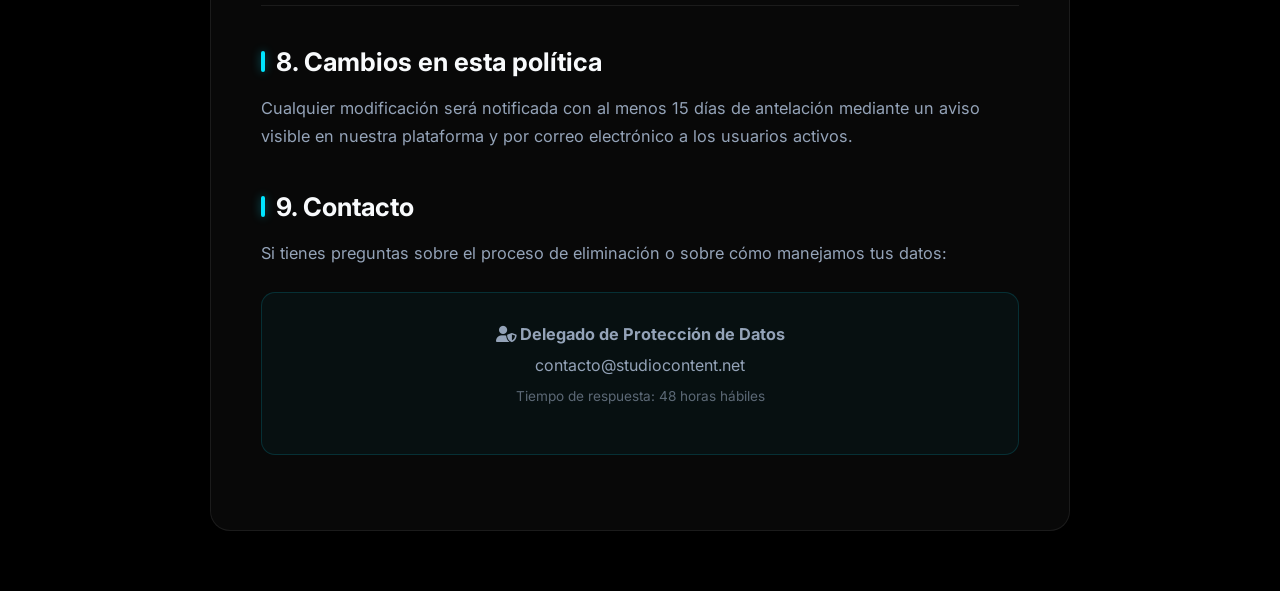
<file: privacidad.html>
<!DOCTYPE html>
<html lang="es">

<head>
  <meta charset="UTF-8" />
  <meta name="viewport" content="width=device-width, initial-scale=1.0" />
  <title>Política de Eliminación de Datos - StudioContent</title>

  <link rel="preconnect" href="https://fonts.googleapis.com">
  <link rel="preconnect" href="https://fonts.gstatic.com" crossorigin>
  <link href="https://fonts.googleapis.com/css2?family=Inter:wght@400;500;600;700;800&display=swap" rel="stylesheet">

  <!-- estilos inline propios de esta página -->

  <link rel="icon" type="image/png" href="hero.png">
  <link rel="stylesheet" href="https://cdnjs.cloudflare.com/ajax/libs/font-awesome/6.5.0/css/all.min.css"
    integrity="sha512-..." crossorigin="anonymous" referrerpolicy="no-referrer" />

  <style>
    :root {
      --bg-dark: #000000;
      --accent-cyan: #00e5ff;
      --accent-blue: #0070f3;
      --text-primary: #f8fafc;
      --text-secondary: #94a3b8;
      --gradient-primary: linear-gradient(135deg, #00e5ff 0%, #0070f3 100%);
      --glass-effect: rgba(255, 255, 255, 0.03);
      --glass-border: rgba(255, 255, 255, 0.08);
    }

    * {
      margin: 0;
      padding: 0;
      box-sizing: border-box;
      font-family: 'Inter', system-ui, -apple-system, sans-serif;
    }

    body {
      background-color: var(--bg-dark);
      color: var(--text-primary);
    }

    .landing-container {
      max-width: 900px;
      margin: 0 auto;
      padding: 120px 20px 60px;
    }

    .back-nav {
      margin-bottom: 30px;
    }

    .content-card {
      background: var(--glass-effect);
      backdrop-filter: blur(16px);
      -webkit-backdrop-filter: blur(16px);
      border: 1px solid var(--glass-border);
      border-radius: 20px;
      padding: 50px;
    }

    .content-card h1 {
      font-size: 2.2rem;
      font-weight: 800;
      margin-bottom: 10px;
      line-height: 1.2;
      background: var(--gradient-primary);
      background-size: 200% auto;
      color: transparent;
      -webkit-background-clip: text;
      background-clip: text;
    }

    .content-card .last-updated {
      font-size: 0.9rem;
      color: var(--text-secondary);
      margin-bottom: 40px;
      border-bottom: 1px solid var(--glass-border);
      padding-bottom: 20px;
      opacity: 0.7;
    }

    .content-card h2 {
      font-size: 1.6rem;
      color: var(--text-primary);
      margin-top: 40px;
      margin-bottom: 18px;
      position: relative;
      padding-left: 15px;
    }

    .content-card h2::before {
      content: '';
      position: absolute;
      left: 0;
      top: 5px;
      bottom: 5px;
      width: 4px;
      background: var(--accent-cyan);
      border-radius: 4px;
      box-shadow: 0 0 10px rgba(0, 229, 255, 0.4);
    }

    .content-card h3 {
      font-size: 1.2rem;
      color: var(--text-primary);
      margin-top: 25px;
      margin-bottom: 12px;
    }

    .content-card p {
      font-size: 1.02rem;
      color: var(--text-secondary);
      line-height: 1.7;
      margin-bottom: 18px;
    }

    .content-card ul,
    .content-card ol {
      margin-bottom: 20px;
      padding-left: 20px;
      color: var(--text-secondary);
    }

    .content-card li {
      margin-bottom: 10px;
      line-height: 1.6;
    }

    .highlight-box {
      background: rgba(0, 229, 255, 0.05);
      border-left: 4px solid var(--accent-cyan);
      padding: 20px 24px;
      margin: 25px 0;
      border-radius: 0 12px 12px 0;
      color: #fff;
    }

    .highlight-box .highlight-title {
      font-weight: 600;
      color: var(--accent-cyan);
      margin-bottom: 8px;
      font-size: 1.05rem;
    }

    .contact-card {
      background: rgba(0, 229, 255, 0.04);
      border: 1px solid rgba(0, 229, 255, 0.15);
      border-radius: 14px;
      padding: 28px;
      margin: 25px 0;
      text-align: center;
    }

    .contact-card .email-link {
      display: inline-block;
      font-size: 1.3rem;
      font-weight: 600;
      color: var(--accent-cyan);
      text-decoration: none;
      padding: 12px 28px;
      border: 1px solid rgba(0, 229, 255, 0.3);
      border-radius: 10px;
      margin-top: 12px;
      transition: all 0.3s ease;
    }

    .contact-card .email-link:hover {
      background: rgba(0, 229, 255, 0.1);
      box-shadow: 0 0 25px rgba(0, 229, 255, 0.2);
      transform: translateY(-2px);
    }

    .step-list {
      counter-reset: step;
      list-style: none;
      padding-left: 0;
    }

    .step-list li {
      counter-increment: step;
      position: relative;
      padding-left: 50px;
      margin-bottom: 20px;
      min-height: 36px;
      display: flex;
      align-items: center;
    }

    .step-list li::before {
      content: counter(step);
      position: absolute;
      left: 0;
      top: 0;
      width: 36px;
      height: 36px;
      background: rgba(0, 229, 255, 0.08);
      border: 1px solid rgba(0, 229, 255, 0.25);
      border-radius: 50%;
      display: flex;
      align-items: center;
      justify-content: center;
      font-weight: 700;
      color: var(--accent-cyan);
      font-size: 0.95rem;
    }

    .divider {
      border: none;
      border-top: 1px solid rgba(255, 255, 255, 0.08);
      margin: 35px 0;
    }

    @media (max-width: 768px) {
      .landing-container {
        padding: 100px 16px 40px;
      }

      .content-card {
        padding: 30px 20px;
      }

      .content-card h1 {
        font-size: 1.7rem;
      }

      .step-list li {
        padding-left: 44px;
      }
    }
  </style>
</head>

<body>
  <div class="landing-container">
    <div class="back-nav">
      <a href="index.html" class="btn btn-secondary">
        <i class="fa-solid fa-arrow-left"></i> Volver al Inicio
      </a>
    </div>

    <div class="content-card">
      <h1>Política de Eliminación de Datos</h1>
      <div class="last-updated">Última actualización: 3 de mayo de 2026</div>

      <!-- INTRO -->
      <p>En <strong>StudioContent</strong>, creemos que tú tienes el control absoluto sobre tu información. Esta
        <strong>Política de Eliminación de Datos</strong> describe de forma clara y transparente cómo puedes solicitar
        la eliminación total y permanente de todos tus datos personales de nuestros sistemas.
      </p>

      <div class="highlight-box">
        <div class="highlight-title"><i class="fa-solid fa-trash-can"></i> Tu derecho a eliminar</div>
        <p style="margin-bottom: 0;">Puedes solicitar la eliminación de <strong>todos tus datos en cualquier
            momento</strong>, sin necesidad de justificación. No hay período mínimo de permanencia ni condiciones
          ocultas. Cumplimos con los Términos de la Plataforma de Meta y con el RGPD.</p>
      </div>

      <!-- SECCIÓN 1: QUÉ DATOS ESTÁN SUJETOS A ELIMINACIÓN -->
      <h2>1. Qué datos puedes solicitar eliminar</h2>
      <p>StudioContent almacena los siguientes tipos de datos, todos ellos sujetos a eliminación bajo solicitud:</p>
      <ul>
        <li><strong>Datos de perfil de Facebook/Instagram:</strong> nombre, foto de perfil e ID de usuario (app-scoped
          ID) obtenidos mediante Facebook Login.</li>
        <li><strong>Datos de interacción:</strong> contenido publicado, programaciones y configuraciones de campañas
          creadas a través de nuestros agentes de IA.</li>
        <li><strong>Datos de uso:</strong> páginas visitadas, tiempo de sesión y preferencias dentro de StudioContent.
        </li>
        <li><strong>Datos de contacto:</strong> correo electrónico y nombre asociados a tu cuenta.</li>
        <li><strong>Tokens de acceso:</strong> tokens de autenticación de Facebook/Instagram.</li>
        <li><strong>Metadatos:</strong> cualquier otro dato derivado de tu actividad en la plataforma.</li>
      </ul>

      <!-- SECCIÓN 2: MÉTODOS DE ELIMINACIÓN -->
      <h2>2. Cómo solicitar la eliminación de tus datos</h2>
      <p>Tienes <strong>tres métodos</strong> disponibles para solicitar la eliminación. Elige el que prefieras:</p>

      <h3>Método A: Correo electrónico directo</h3>
      <p>Envíanos un email con el asunto <strong>"Solicitud de Eliminación de Datos"</strong>. Es el método más directo
        y
        recibirás confirmación en menos de 48 horas.</p>

      <div class="contact-card">
        <p style="margin-bottom: 6px; font-weight: 500;">Dirección de contacto:</p>
        <a href="mailto:contacto@studiocontent.net" class="email-link">
          <i class="fa-solid fa-envelope"></i> contacto@studiocontent.net
        </a>
        <p style="margin-top: 14px; font-size: 0.85rem; opacity: 0.6;">Asunto recomendado: "Solicitud de Eliminación de
          Datos"</p>
      </div>

      <h3>Método B: Desde Facebook / Instagram</h3>
      <p>Si accediste mediante Facebook Login, puedes solicitar la eliminación directamente desde la configuración de
        Meta sin necesidad de contactarnos:</p>
      <ol class="step-list">
        <li>Ve a <strong>Configuración y privacidad</strong> en Facebook.</li>
        <li>Selecciona <strong>Configuración → Apps y sitios web</strong>.</li>
        <li>Busca <strong>StudioContent</strong> en tu lista de apps conectadas.</li>
        <li>Selecciona la app y haz clic en <strong>Eliminar</strong>.</li>
        <li>Marca la casilla <strong>"Solicitar eliminación de datos"</strong> y confirma.</li>
      </ol>
      <p>Meta nos notificará automáticamente y procederemos a eliminar tus datos de inmediato.</p>

      <h3>Método C: Botón de solicitud rápida</h3>
      <p>Haz clic en el botón de abajo para abrir tu cliente de correo con el asunto y destinatario ya preparados.</p>
      <div class="contact-card">
        <a href="mailto:contacto@studiocontent.net?subject=Solicitud%20de%20Eliminaci%C3%B3n%20de%20Datos"
          class="email-link" style="display: inline-flex; align-items: center; gap: 10px;">
          <i class="fa-solid fa-paper-plane"></i> Solicitar Eliminación de Datos
        </a>
        <p style="margin-top: 14px; font-size: 0.85rem; opacity: 0.6;">Listo en un clic. Sin formularios ni preguntas.
        </p>
      </div>

      <hr class="divider" />

      <!-- SECCIÓN 3: PROCESO DE ELIMINACIÓN -->
      <h2>3. Proceso de eliminación paso a paso</h2>
      <p>Una vez recibida tu solicitud, esto es lo que sucede:</p>
      <ol class="step-list">
        <li><strong>Confirmación de recepción:</strong> te enviamos un código único de confirmación en menos de 48
          horas.</li>
        <li><strong>Identificación de datos:</strong> localizamos todos tus datos en nuestros sistemas activos y
          backups.</li>
        <li><strong>Eliminación permanente:</strong> borramos tu información mediante sobrescritura criptográfica (no
          recuperable).</li>
        <li><strong>Notificación final:</strong> te informamos por email cuando el proceso se haya completado.</li>
      </ol>

      <div class="highlight-box">
        <div class="highlight-title"><i class="fa-solid fa-clock"></i> Plazo máximo de ejecución</div>
        <p style="margin-bottom: 0;">Todo el proceso se completa en un máximo de <strong>7 días hábiles</strong>. En la
          mayoría de los casos, tus datos quedan eliminados en <strong>48 horas</strong>.</p>
      </div>

      <hr class="divider" />

      <!-- SECCIÓN 4: ALCANCE DE LA ELIMINACIÓN -->
      <h2>4. Qué se elimina exactamente</h2>
      <p>La eliminación es <strong>total, permanente e irreversible</strong>. Esto incluye:</p>
      <ul>
        <li>Tu cuenta de usuario completa en StudioContent.</li>
        <li>Tokens de acceso a Facebook e Instagram.</li>
        <li>Historial completo de publicaciones y programaciones.</li>
        <li>Configuraciones de campañas, agentes y automatizaciones.</li>
        <li>Datos de perfil público obtenidos de Meta (nombre, foto, ID).</li>
        <li>Todos los metadatos, logs y registros de actividad asociados.</li>
        <li>Copias en sistemas de respaldo (se eliminan en el mismo ciclo).</li>
      </ul>

      <div class="highlight-box">
        <div class="highlight-title"><i class="fa-solid fa-circle-check"></i> Eliminación verificable</div>
        <p style="margin-bottom: 0;">Una vez completado el proceso, <strong>no conservamos ninguna copia</strong> de tus
          datos. Si vuelves a usar StudioContent en el futuro, deberás crear una cuenta nueva desde cero.</p>
      </div>

      <hr class="divider" />

      <!-- SECCIÓN 5: ELIMINACIÓN AUTOMÁTICA POR INACTIVIDAD -->
      <h2>5. Eliminación automática por inactividad</h2>
      <p>Además de la solicitud manual, StudioContent elimina datos automáticamente en los siguientes casos:</p>
      <ul>
        <li><strong>Cuentas inactivas:</strong> si no utilizas la plataforma durante <strong>90 días
            consecutivos</strong>, tus datos se eliminan automáticamente.</li>
        <li><strong>Tokens revocados:</strong> si revocas nuestro acceso desde Facebook/Instagram, eliminamos tus datos
          asociados en un plazo de 7 días.</li>
        <li><strong>Cierres de cuenta:</strong> la eliminación se ejecuta automáticamente al cerrar tu cuenta desde el
          panel de configuración.</li>
      </ul>

      <hr class="divider" />

      <!-- SECCIÓN 6: SEGURIDAD EN LA ELIMINACIÓN -->
      <h2>6. Cómo garantizamos una eliminación segura</h2>
      <p>Utilizamos los siguientes métodos para asegurar que tus datos no puedan ser recuperados:</p>
      <ul>
        <li><strong>Sobrescritura criptográfica:</strong> los datos se sobrescriben múltiples veces antes de eliminar el
          almacenamiento físico.</li>
        <li><strong>Cifrado en tránsito:</strong> todas las comunicaciones usan HTTPS (TLS 1.3).</li>
        <li><strong>Acceso restringido:</strong> solo personal autorizado puede ejecutar el proceso de eliminación.</li>
        <li><strong>Auditoría interna:</strong> cada eliminación queda registrada en un log de cumplimiento (sin datos
          personales).</li>
      </ul>

      <hr class="divider" />

      <!-- SECCIÓN 7: PREGUNTAS FRECUENTES -->
      <h2>7. Preguntas frecuentes</h2>

      <h3>¿Necesito dar una razón para eliminar mis datos?</h3>
      <p>No. Puedes solicitar la eliminación sin ninguna justificación. Es tu derecho.</p>

      <h3>¿Afecta esto a mis cuentas de Facebook o Instagram?</h3>
      <p>No. Solo eliminamos los datos dentro de StudioContent. Tus cuentas de Meta permanecen intactas.</p>

      <h3>¿Puedo recuperar mis datos después de la eliminación?</h3>
      <p>No. La eliminación es permanente e irreversible. Si quieres volver a usar StudioContent, deberás crear una
        cuenta nueva.</p>

      <h3>¿Cuánto tarda realmente?</h3>
      <p>La mayoría de las solicitudes se completan en 48 horas. El plazo máximo garantizado es de 7 días hábiles.</p>

      <h3>¿Qué pasa con el contenido que ya publiqué en redes sociales?</h3>
      <p>El contenido ya publicado en Facebook/Instagram no se ve afectado. Solo eliminamos los datos dentro de
        StudioContent.</p>

      <hr class="divider" />

      <!-- SECCIÓN 8: CAMBIOS Y CONTACTO -->
      <h2>8. Cambios en esta política</h2>
      <p>Cualquier modificación será notificada con al menos 15 días de antelación mediante un aviso visible en nuestra
        plataforma y por correo electrónico a los usuarios activos.</p>

      <h2>9. Contacto</h2>
      <p>Si tienes preguntas sobre el proceso de eliminación o sobre cómo manejamos tus datos:</p>
      <div class="contact-card">
        <p style="margin-bottom: 6px;"><strong><i class="fa-solid fa-user-shield"></i> Delegado de Protección de
            Datos</strong></p>
        <a href="mailto:contacto@studiocontent.net" style="color: var(--text-secondary); text-decoration: none;">
          contacto@studiocontent.net
        </a>
        <p style="margin-top: 10px; font-size: 0.85rem; opacity: 0.6;">Tiempo de respuesta: 48 horas hábiles</p>
      </div>

    </div>
  </div>

</body>

</html>
</file>
<file: style.css>
:root {
            --bg-base: #06080a;
            --bg-panel: #0d1116;
            --bg-gradient: radial-gradient(circle at top right, #111827 0%, #06080a 70%);
            --glass-bg: rgba(13, 17, 22, 0.65);
            --glass-border: rgba(255, 255, 255, 0.06);
            --glass-border-hover: rgba(255, 255, 255, 0.12);
            --text-primary: #f3f4f6;
            --text-secondary: #9ca3af;
            --text-muted: #6b7280;
            --accent-cyan: #06b6d4;
            --accent-purple: #8b5cf6;
            --gradient-cta: linear-gradient(135deg, #06b6d4, #8b5cf6);
            --font-heading: 'Outfit', sans-serif;
            --font-body: 'Inter', sans-serif;
            --radius-sm: 8px;
            --radius-md: 12px;
            --radius-lg: 16px;
            --radius-xl: 24px;
            --transition: all 0.35s cubic-bezier(0.25, 0.8, 0.25, 1);
        }

        * {
            margin: 0;
            padding: 0;
            box-sizing: border-box;
        }

        html {
            scroll-behavior: smooth;
        }

        body {
            font-family: var(--font-body);
            background: var(--bg-base);
            color: var(--text-primary);
            min-height: 100vh;
            position: relative;
            -webkit-font-smoothing: antialiased;
            overflow-x: hidden;
            line-height: 1.6;
        }

        /* ==========================================
           AMBIENT BACKGROUND
           ========================================== */
        .ambient-bg {
            position: fixed;
            top: 0;
            left: 0;
            width: 100vw;
            height: 100vh;
            z-index: -1;
            background: var(--bg-gradient);
            pointer-events: none;
        }

        .ambient-bg::before {
            content: '';
            position: absolute;
            top: -25%;
            right: -15%;
            width: 80vw;
            height: 80vw;
            background: radial-gradient(circle, rgba(6, 182, 212, 0.05) 0%, transparent 55%);
            filter: blur(130px);
            animation: aurora-cyan 12s ease-in-out infinite alternate;
        }

        .ambient-bg::after {
            content: '';
            position: absolute;
            bottom: -25%;
            left: -15%;
            width: 70vw;
            height: 70vw;
            background: radial-gradient(circle, rgba(139, 92, 246, 0.05) 0%, transparent 55%);
            filter: blur(130px);
            animation: aurora-purple 15s ease-in-out infinite alternate;
        }

        @keyframes aurora-cyan {
            0% {
                transform: translate(0, 0) scale(1);
            }
            100% {
                transform: translate(5%, 3%) scale(1.1);
            }
        }

        @keyframes aurora-purple {
            0% {
                transform: translate(0, 0) scale(1.1);
            }
            100% {
                transform: translate(-5%, -3%) scale(1);
            }
        }

        #node-canvas {
            position: fixed;
            top: 0;
            left: 0;
            width: 100%;
            height: 100%;
            pointer-events: none;
            z-index: -1;
            opacity: 0.35;
        }

        /* ==========================================
           NAVBAR
           ========================================== */
        .navbar {
            position: fixed;
            top: 0;
            left: 0;
            right: 0;
            height: 68px;
            display: flex;
            align-items: center;
            justify-content: space-between;
            padding: 0 40px;
            background: rgba(6, 8, 10, 0.88);
            backdrop-filter: blur(20px);
            -webkit-backdrop-filter: blur(20px);
            border-bottom: 1px solid var(--glass-border);
            z-index: 1000;
            transition: var(--transition);
        }

        .navbar.scrolled {
            background: rgba(6, 8, 10, 0.95);
            box-shadow: 0 1px 20px rgba(0, 0, 0, 0.3);
        }

        .nav-brand {
            display: flex;
            align-items: center;
            gap: 10px;
            flex-shrink: 0;
        }

        .nav-logo-dot {
            width: 10px;
            height: 10px;
            border-radius: 3px;
            background: var(--gradient-cta);
            box-shadow: 0 0 14px rgba(6, 182, 212, 0.6);
        }

        .nav-title {
            font-family: var(--font-heading);
            font-size: 1.15rem;
            font-weight: 700;
            letter-spacing: 0.3px;
            color: var(--text-primary);
        }

        .nav-links {
            list-style: none;
            display: flex;
            align-items: center;
            gap: 4px;
            margin: 0 20px;
        }

        .nav-links a {
            display: block;
            padding: 8px 16px;
            border-radius: var(--radius-sm);
            color: var(--text-secondary);
            font-size: 0.85rem;
            font-weight: 500;
            text-decoration: none;
            white-space: nowrap;
            transition: var(--transition);
        }

        .nav-links a:hover {
            color: var(--text-primary);
            background: rgba(255, 255, 255, 0.05);
        }

        .nav-cta {
            padding: 8px 20px;
            border-radius: 50px;
            background: var(--gradient-cta);
            color: #fff;
            font-size: 0.85rem;
            font-weight: 600;
            text-decoration: none;
            transition: var(--transition);
            flex-shrink: 0;
            white-space: nowrap;
        }

        .nav-cta:hover {
            transform: translateY(-1px);
            box-shadow: 0 6px 24px rgba(6, 182, 212, 0.35);
        }

        .menu-toggle {
            display: none;
            background: none;
            border: none;
            color: var(--text-primary);
            font-size: 1.4rem;
            cursor: pointer;
        }

        /* ==========================================
           CONTAINER & UTILS
           ========================================== */
        .container {
            max-width: 1200px;
            margin: 0 auto;
            padding: 0 40px;
        }

        .gradient-text {
            background: linear-gradient(135deg, #06b6d4, #a78bfa);
            -webkit-background-clip: text;
            background-clip: text;
            -webkit-text-fill-color: transparent;
        }

        .glass {
            background: var(--glass-bg);
            backdrop-filter: blur(16px);
            -webkit-backdrop-filter: blur(16px);
            border: 1px solid var(--glass-border);
            border-radius: var(--radius-lg);
        }

        .btn {
            padding: 12px 28px;
            border-radius: 50px;
            font-family: var(--font-body);
            font-size: 0.95rem;
            font-weight: 600;
            cursor: pointer;
            display: inline-flex;
            align-items: center;
            justify-content: center;
            gap: 8px;
            transition: var(--transition);
            border: none;
            text-decoration: none;
        }

        .btn-primary {
            background: var(--gradient-cta);
            color: #fff;
            box-shadow: 0 6px 28px rgba(6, 182, 212, 0.25);
        }

        .btn-primary:hover {
            transform: translateY(-2px);
            box-shadow: 0 10px 36px rgba(6, 182, 212, 0.45);
        }

        .btn-lg {
            padding: 16px 36px;
            font-size: 1.1rem;
            border-radius: 60px;
        }

        .btn-white {
            background: #fff;
            color: #000;
        }

        .btn-white:hover {
            background: #e5e7eb;
            transform: translateY(-2px);
            box-shadow: 0 8px 30px rgba(255, 255, 255, 0.2);
        }

        /* ==========================================
           HERO
           ========================================== */
        .hero {
            padding: 140px 0 80px;
            text-align: center;
            position: relative;
            min-height: 100vh;
            display: flex;
            align-items: center;
        }

        .hero .container {
            position: relative;
            z-index: 2;
        }

        .hero-badge {
            display: inline-flex;
            align-items: center;
            gap: 8px;
            padding: 6px 16px;
            border-radius: 50px;
            background: rgba(255, 255, 255, 0.04);
            border: 1px solid var(--glass-border);
            font-size: 0.8rem;
            font-weight: 500;
            margin-bottom: 28px;
            color: var(--text-secondary);
            text-transform: uppercase;
            letter-spacing: 1px;
        }

        .hero-badge .live-dot {
            width: 6px;
            height: 6px;
            border-radius: 50%;
            background: #10b981;
            box-shadow: 0 0 10px rgba(16, 185, 129, 0.8);
            animation: pulse-dot 2s ease-in-out infinite;
        }

        @keyframes pulse-dot {
            0%,
            100% {
                box-shadow: 0 0 6px rgba(16, 185, 129, 0.6);
            }
            50% {
                box-shadow: 0 0 16px rgba(16, 185, 129, 1);
            }
        }

        .hero-title {
            font-family: var(--font-heading);
            font-size: clamp(2.4rem, 6vw, 4.5rem);
            font-weight: 700;
            line-height: 1.08;
            margin-bottom: 24px;
            letter-spacing: -1px;
        }

        .hero-title .line {
            display: block;
        }

        .hero-title .accent {
            background: linear-gradient(135deg, #06b6d4, #a78bfa);
            -webkit-background-clip: text;
            background-clip: text;
            -webkit-text-fill-color: transparent;
        }

        .hero-subtitle {
            font-size: 1.15rem;
            color: var(--text-secondary);
            line-height: 1.65;
            margin-bottom: 36px;
            max-width: 680px;
            margin-left: auto;
            margin-right: auto;
        }

        .hero-actions {
            display: flex;
            gap: 14px;
            justify-content: center;
            flex-wrap: wrap;
            margin-bottom: 40px;
        }

        .hero-pills {
            display: flex;
            justify-content: center;
            gap: 10px;
            flex-wrap: wrap;
            margin-bottom: 50px;
        }

        .hero-pill {
            background: rgba(255, 255, 255, 0.03);
            border: 1px solid var(--glass-border);
            padding: 8px 18px;
            border-radius: 50px;
            font-size: 0.8rem;
            font-weight: 600;
            color: var(--text-secondary);
            letter-spacing: 0.5px;
        }

        /* ==========================================
           MARQUEE
           ========================================== */
        .marquee-wrap {
            position: relative;
            overflow: hidden;
            width: 100vw;
            left: 50%;
            transform: translateX(-50%);
            padding: 10px 0;
        }

        .marquee-fade {
            position: absolute;
            top: 0;
            bottom: 0;
            width: 12vw;
            z-index: 5;
            pointer-events: none;
        }

        .marquee-fade.left {
            left: 0;
            background: linear-gradient(to right, var(--bg-base), transparent);
        }

        .marquee-fade.right {
            right: 0;
            background: linear-gradient(to left, var(--bg-base), transparent);
        }

        .marquee-track {
            display: flex;
            width: max-content;
            gap: 16px;
            animation: marquee 35s linear infinite;
            will-change: transform;
            transform: translate3d(0, 0, 0);
            backface-visibility: hidden;
        }

        .marquee-wrap:hover .marquee-track {
            animation-play-state: paused;
        }

        @keyframes marquee {
            0% {
                transform: translateX(0);
            }
            100% {
                transform: translateX(-50%);
            }
        }

        .marquee-item {
            width: 260px;
            aspect-ratio: 4/5;
            position: relative;
            border-radius: 14px;
            overflow: hidden;
            flex-shrink: 0;
            border: 1px solid rgba(255, 255, 255, 0.08);
            transition: transform 0.4s ease;
        }

        .marquee-item:hover {
            transform: scale(1.03);
            border-color: rgba(6, 182, 212, 0.4);
            box-shadow: 0 0 30px rgba(6, 182, 212, 0.2);
        }

        .marquee-item img {
            width: 100%;
            height: 100%;
            object-fit: cover;
            display: block;
        }

        /* ==========================================
           SECTIONS
           ========================================== */
        section {
            padding: 100px 0;
        }

        .section-header {
            text-align: center;
            margin-bottom: 56px;
        }

        .section-tag {
            display: inline-block;
            padding: 5px 14px;
            border-radius: 50px;
            background: rgba(6, 182, 212, 0.1);
            border: 1px solid rgba(6, 182, 212, 0.2);
            color: var(--accent-cyan);
            font-size: 0.75rem;
            font-weight: 600;
            letter-spacing: 1px;
            text-transform: uppercase;
            margin-bottom: 16px;
        }

        .section-title {
            font-family: var(--font-heading);
            font-size: clamp(1.8rem, 4vw, 2.8rem);
            font-weight: 700;
            margin-bottom: 16px;
            letter-spacing: -0.5px;
        }

        .section-desc {
            color: var(--text-secondary);
            font-size: 1.05rem;
            max-width: 600px;
            margin: 0 auto;
            line-height: 1.6;
        }

        .section-alt {
            background: rgba(255, 255, 255, 0.01);
            border-top: 1px solid var(--glass-border);
            border-bottom: 1px solid var(--glass-border);
        }

        /* ==========================================
           BENTO GRID
           ========================================== */
        .bento-grid {
            display: grid;
            grid-template-columns: repeat(3, 1fr);
            gap: 18px;
        }

        .bento-card {
            background: var(--glass-bg);
            backdrop-filter: blur(14px);
            -webkit-backdrop-filter: blur(14px);
            border: 1px solid var(--glass-border);
            border-radius: var(--radius-xl);
            padding: 32px;
            transition: var(--transition);
            position: relative;
            overflow: hidden;
        }

        .bento-card:hover {
            border-color: var(--glass-border-hover);
            transform: translateY(-3px);
            box-shadow: 0 12px 40px rgba(0, 0, 0, 0.3);
        }

        .bento-card.span-2 {
            grid-column: span 2;
        }

        .bento-card.span-2-row {
            grid-column: span 2;
            grid-row: span 2;
        }

        .bento-card h3 {
            font-family: var(--font-heading);
            font-size: 1.3rem;
            font-weight: 600;
            margin-bottom: 8px;
        }

        .bento-card p {
            color: var(--text-secondary);
            font-size: 0.95rem;
            line-height: 1.55;
        }

        .bento-icon {
            width: 44px;
            height: 44px;
            border-radius: var(--radius-md);
            background: rgba(255, 255, 255, 0.04);
            border: 1px solid var(--glass-border);
            display: flex;
            align-items: center;
            justify-content: center;
            font-size: 1.2rem;
            margin-bottom: 16px;
        }

        /* ==========================================
           COMPARISON CARDS
           ========================================== */
        .comparison-grid {
            display: grid;
            grid-template-columns: repeat(auto-fit, minmax(340px, 1fr));
            gap: 24px;
        }

        .comparison-card {
            padding: 36px;
            border-radius: var(--radius-xl);
        }

        .comparison-card.bad {
            background: rgba(239, 68, 68, 0.04);
            border: 1px solid rgba(239, 68, 68, 0.12);
        }

        .comparison-card.good {
            background: rgba(6, 182, 212, 0.04);
            border: 1px solid rgba(6, 182, 212, 0.25);
            position: relative;
            overflow: hidden;
        }

        .comparison-card.good::before {
            content: '';
            position: absolute;
            top: 0;
            left: 0;
            right: 0;
            height: 4px;
            background: var(--gradient-cta);
        }

        .comparison-card h3 {
            font-family: var(--font-heading);
            font-size: 1.15rem;
            margin-bottom: 20px;
        }

        .comparison-card ul {
            list-style: none;
        }

        .comparison-card li {
            margin-bottom: 12px;
            color: var(--text-secondary);
            font-size: 0.95rem;
            display: flex;
            align-items: flex-start;
            gap: 8px;
        }

        .comparison-card .conclusion {
            margin-top: 24px;
            font-weight: 700;
            font-size: 0.9rem;
        }

        /* ==========================================
           VALUE CARDS
           ========================================== */
        .value-grid {
            display: grid;
            grid-template-columns: repeat(2, 1fr);
            gap: 18px;
            margin-bottom: 40px;
        }

        .value-card {
            padding: 28px;
            border-radius: var(--radius-lg);
            transition: var(--transition);
            cursor: default;
        }

        .value-card:hover {
            transform: translateY(-3px);
            border-color: var(--glass-border-hover);
        }

        .value-card .icon {
            font-size: 2rem;
            margin-bottom: 12px;
        }

        .value-card h4 {
            font-family: var(--font-heading);
            font-size: 1.1rem;
            margin-bottom: 8px;
        }

        .value-card p {
            color: var(--text-secondary);
            font-size: 0.9rem;
            line-height: 1.55;
        }

        /* ==========================================
           PRICING CARD
           ========================================== */
        .pricing-card {
            max-width: 520px;
            margin: 0 auto 60px;
            padding: 40px;
            text-align: center;
            border-color: rgba(6, 182, 212, 0.3);
            position: relative;
        }

        .pricing-badge {
            display: inline-block;
            background: var(--gradient-cta);
            color: #fff;
            padding: 6px 16px;
            border-radius: 50px;
            font-size: 0.75rem;
            font-weight: 700;
            letter-spacing: 0.5px;
            margin-bottom: 20px;
            animation: pulse-badge 2s ease-in-out infinite;
        }

        @keyframes pulse-badge {
            0%,
            100% {
                transform: scale(1);
            }
            50% {
                transform: scale(1.04);
            }
        }

        .pricing-card .price {
            font-family: var(--font-heading);
            font-size: 4.5rem;
            font-weight: 800;
            margin: 12px 0;
            line-height: 1;
        }

        .pricing-card .price small {
            font-size: 1.4rem;
            font-weight: 500;
            color: var(--text-secondary);
        }

        .pricing-card .old-price {
            text-decoration: line-through;
            color: var(--text-muted);
            font-size: 1.3rem;
            margin-bottom: 4px;
        }

        .features-list {
            list-style: none;
            text-align: left;
            margin: 24px 0 28px;
        }

        .features-list li {
            margin-bottom: 10px;
            font-size: 0.95rem;
            display: flex;
            align-items: center;
            gap: 10px;
        }

        .features-list li::before {
            content: '';
            width: 18px;
            height: 18px;
            border-radius: 50%;
            background: rgba(6, 182, 212, 0.15);
            border: 2px solid var(--accent-cyan);
            flex-shrink: 0;
            display: flex;
            align-items: center;
            justify-content: center;
            font-size: 0.6rem;
        }

        /* ==========================================
           STEPS ROW
           ========================================== */
        .steps-row {
            display: flex;
            align-items: flex-start;
            justify-content: center;
            gap: 0;
            margin: 40px 0;
        }

        .step-item {
            flex: 1;
            text-align: center;
            padding: 24px 20px;
            max-width: 280px;
        }

        .step-number {
            width: 48px;
            height: 48px;
            border-radius: 50%;
            background: var(--gradient-cta);
            color: #fff;
            font-size: 1.3rem;
            font-weight: 800;
            display: flex;
            align-items: center;
            justify-content: center;
            margin: 0 auto 16px;
            box-shadow: 0 8px 28px rgba(6, 182, 212, 0.35);
        }

        .step-item h4 {
            font-family: var(--font-heading);
            font-size: 1.05rem;
            margin-bottom: 6px;
        }

        .step-item p {
            color: var(--text-secondary);
            font-size: 0.85rem;
            line-height: 1.5;
        }

        .step-divider {
            width: 50px;
            height: 2px;
            background: linear-gradient(to right, var(--accent-cyan), transparent);
            align-self: center;
            margin-top: 12px;
            opacity: 0.3;
        }

        /* ==========================================
           TESTIMONIALS
           ========================================== */
        .testimonials-grid {
            display: grid;
            grid-template-columns: repeat(auto-fit, minmax(260px, 1fr));
            gap: 16px;
            text-align: left;
            margin-bottom: 50px;
        }

        .testimonial-card {
            padding: 24px;
            border-radius: var(--radius-lg);
        }

        .testimonial-card p {
            font-style: italic;
            color: var(--text-primary);
            font-size: 0.95rem;
            line-height: 1.5;
        }

        .testimonial-card p::before {
            content: '"';
            color: var(--accent-cyan);
            font-size: 1.5rem;
            font-weight: 700;
        }

        /* ==========================================
           FAQ
           ========================================== */
        .faq-grid {
            max-width: 760px;
            margin: 0 auto;
            display: flex;
            flex-direction: column;
            gap: 12px;
        }

        .faq-item {
            padding: 22px 28px;
            border-radius: var(--radius-lg);
            transition: var(--transition);
            cursor: default;
        }

        .faq-item:hover {
            border-color: var(--glass-border-hover);
        }

        .faq-item h4 {
            font-family: var(--font-heading);
            font-size: 1rem;
            margin-bottom: 6px;
        }

        .faq-item p {
            color: var(--text-secondary);
            font-size: 0.9rem;
            line-height: 1.55;
        }

        /* ==========================================
           CTA BANNER
           ========================================== */
        .cta-banner {
            text-align: center;
            padding: 50px 30px;
            border: 1px dashed rgba(6, 182, 212, 0.25);
            border-radius: var(--radius-xl);
            margin: 30px 0;
            background: rgba(6, 182, 212, 0.02);
        }

        .cta-banner p {
            font-weight: 600;
            color: var(--accent-cyan);
            font-size: 1rem;
        }

        /* ==========================================
           RECAP
           ========================================== */
        .recap-grid {
            display: grid;
            grid-template-columns: repeat(auto-fit, minmax(280px, 1fr));
            gap: 20px;
        }

        .recap-item {
            padding: 20px 0;
            border-bottom: 1px solid var(--glass-border);
        }

        .recap-item h4 {
            color: var(--accent-cyan);
            font-family: var(--font-heading);
            margin-bottom: 6px;
        }

        .recap-item p {
            color: var(--text-secondary);
            font-size: 0.9rem;
        }

        /* ==========================================
           FOOTER
           ========================================== */
        footer {
            padding: 50px 0;
            text-align: center;
            border-top: 1px solid var(--glass-border);
        }

        .footer-brand {
            font-family: var(--font-heading);
            font-size: 1.2rem;
            font-weight: 700;
            margin-bottom: 16px;
            letter-spacing: 0.3px;
        }

        footer a {
            color: var(--accent-cyan);
            text-decoration: none;
            font-size: 0.85rem;
            transition: var(--transition);
        }

        footer a:hover {
            color: #fff;
        }

        /* ==========================================
           SCROLL REVEAL
           ========================================== */
        .reveal {
            opacity: 0;
            transform: translateY(30px);
            transition: all 0.8s cubic-bezier(0.22, 1, 0.36, 1);
        }

        .reveal.revealed {
            opacity: 1;
            transform: translateY(0);
        }

        /* ==========================================
           RESPONSIVE
           ========================================== */
        @media (max-width: 1024px) {
            .bento-grid {
                grid-template-columns: 1fr;
            }

            .bento-card.span-2,
            .bento-card.span-2-row {
                grid-column: span 1;
            }

            .value-grid {
                grid-template-columns: 1fr;
            }
        }

        @media (max-width: 768px) {
            .navbar {
                padding: 0 16px;
                height: 60px;
            }

            .nav-links {
                display: none;
                position: fixed;
                top: 60px;
                left: 0;
                right: 0;
                flex-direction: column;
                background: rgba(6, 8, 10, 0.98);
                backdrop-filter: blur(20px);
                -webkit-backdrop-filter: blur(20px);
                border-bottom: 1px solid var(--glass-border);
                padding: 12px;
                margin: 0;
                z-index: 999;
            }

            .nav-links.open {
                display: flex;
            }

            .nav-links a {
                padding: 12px 16px;
                font-size: 0.9rem;
            }

            .menu-toggle {
                display: block;
            }

            .container {
                padding: 0 16px;
            }

            section {
                padding: 60px 0;
            }

            .hero {
                padding: 100px 0 50px;
                min-height: auto;
            }

            .hero-actions {
                flex-direction: column;
                width: 100%;
            }

            .hero-actions .btn {
                width: 100%;
                justify-content: center;
            }

            .comparison-grid {
                grid-template-columns: 1fr;
            }

            .steps-row {
                flex-direction: column;
                align-items: center;
            }

            .step-divider {
                width: 2px;
                height: 30px;
                background: linear-gradient(to bottom, var(--accent-cyan), transparent);
                margin: 0;
            }

            .testimonials-grid {
                grid-template-columns: 1fr;
            }

            .marquee-item {
                width: 200px;
            }
        }

        @media (prefers-reduced-motion: reduce) {
            .marquee-track {
                animation: none;
            }

            .reveal {
                opacity: 1;
                transform: none;
                transition: none;
            }

            .ambient-bg::before,
            .ambient-bg::after {
                animation: none;
            }
        }

        /* ==========================================
           CTA MODAL
           ========================================== */
        .modal-overlay {
            position: fixed;
            inset: 0;
            background: rgba(6, 8, 10, 0.85);
            backdrop-filter: blur(12px);
            -webkit-backdrop-filter: blur(12px);
            z-index: 2000;
            display: flex;
            align-items: center;
            justify-content: center;
            padding: 20px;
            opacity: 0;
            pointer-events: none;
            transition: opacity 0.35s ease;
        }

        .modal-overlay.active {
            opacity: 1;
            pointer-events: auto;
        }

        .modal-content {
            background: var(--glass-bg);
            backdrop-filter: blur(24px);
            -webkit-backdrop-filter: blur(24px);
            border: 1px solid var(--glass-border);
            border-radius: var(--radius-xl);
            padding: 40px;
            max-width: 460px;
            width: 100%;
            text-align: center;
            position: relative;
            transform: translateY(20px) scale(0.96);
            transition: transform 0.35s cubic-bezier(0.22, 1, 0.36, 1);
            box-shadow: 0 24px 80px rgba(0, 0, 0, 0.5);
        }

        .modal-overlay.active .modal-content {
            transform: translateY(0) scale(1);
        }

        .modal-close {
            position: absolute;
            top: 16px;
            right: 18px;
            background: none;
            border: none;
            color: var(--text-secondary);
            font-size: 1.8rem;
            line-height: 1;
            cursor: pointer;
            transition: color 0.2s;
        }

        .modal-close:hover {
            color: var(--text-primary);
        }

        .modal-badge {
            display: inline-block;
            background: var(--gradient-cta);
            color: #fff;
            padding: 5px 14px;
            border-radius: 50px;
            font-size: 0.7rem;
            font-weight: 700;
            letter-spacing: 0.5px;
            text-transform: uppercase;
            margin-bottom: 18px;
        }

        .modal-title {
            font-family: var(--font-heading);
            font-size: 1.6rem;
            font-weight: 700;
            margin-bottom: 8px;
            letter-spacing: -0.5px;
        }

        .modal-subtitle {
            color: var(--text-secondary);
            font-size: 0.95rem;
            margin-bottom: 24px;
        }

        .modal-price {
            margin-bottom: 24px;
        }

        .modal-price .old-price {
            display: block;
            text-decoration: line-through;
            color: var(--text-muted);
            font-size: 1.1rem;
            margin-bottom: 4px;
        }

        .modal-price .current-price {
            font-family: var(--font-heading);
            font-size: 3rem;
            font-weight: 800;
            color: var(--text-primary);
            line-height: 1;
        }

        .modal-features {
            list-style: none;
            text-align: left;
            margin: 0 0 28px;
            padding: 0;
        }

        .modal-features li {
            padding: 8px 0 8px 28px;
            color: var(--text-secondary);
            font-size: 0.9rem;
            position: relative;
        }

        .modal-features li::before {
            content: '✓';
            position: absolute;
            left: 0;
            color: var(--accent-cyan);
            font-weight: 700;
        }

        .modal-cta {
            width: 100%;
            margin-bottom: 12px;
        }

        .modal-note {
            font-size: 0.75rem;
            color: var(--text-muted);
        }

        .modal-disclaimer {
            font-size: 0.7rem;
            color: var(--text-muted);
            margin-top: 10px;
            line-height: 1.4;
        }

        .disclaimer-muted {
            text-align: center;
            margin-top: 24px;
            font-size: 0.8rem;
            color: var(--text-muted);
            line-height: 1.5;
        }

        @media (max-width: 480px) {
            .modal-content {
                padding: 28px 22px;
            }

            .modal-title {
                font-size: 1.35rem;
            }

            .modal-price .current-price {
                font-size: 2.4rem;
            }
        }
</file>
